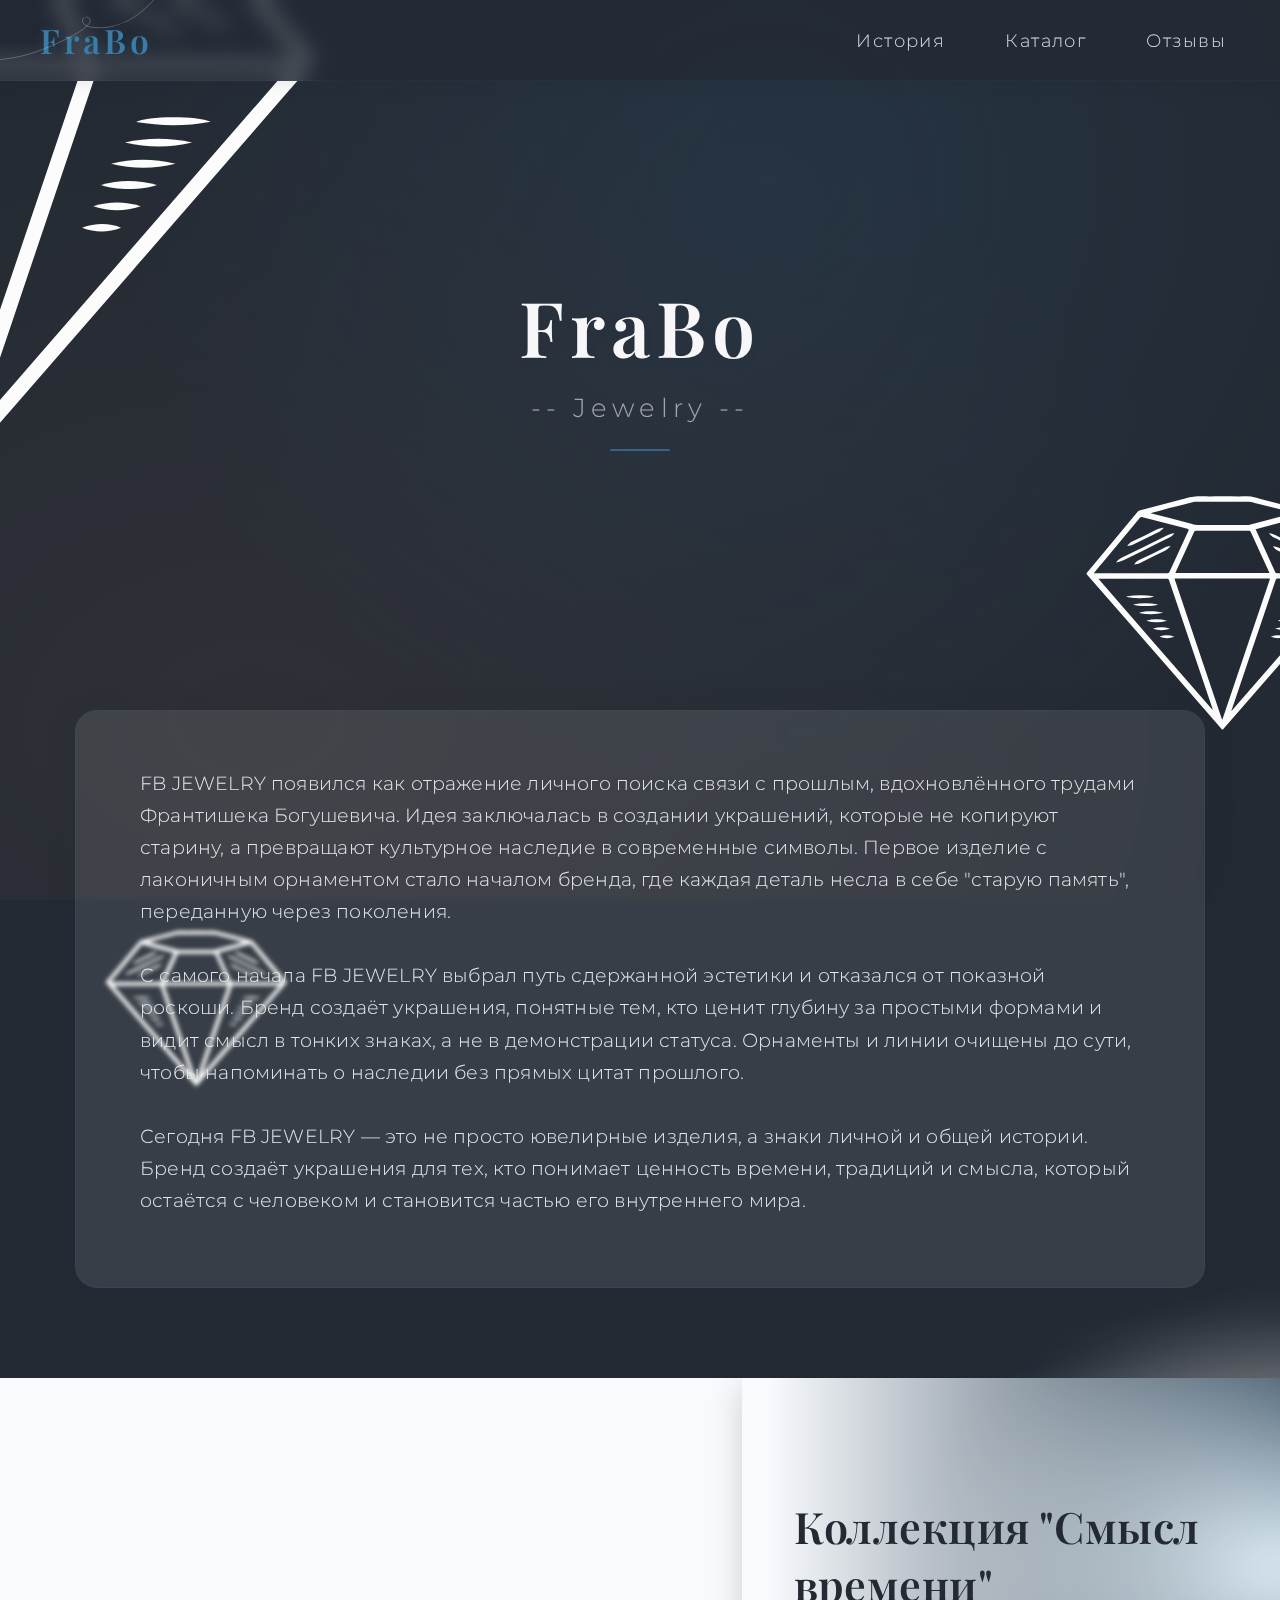
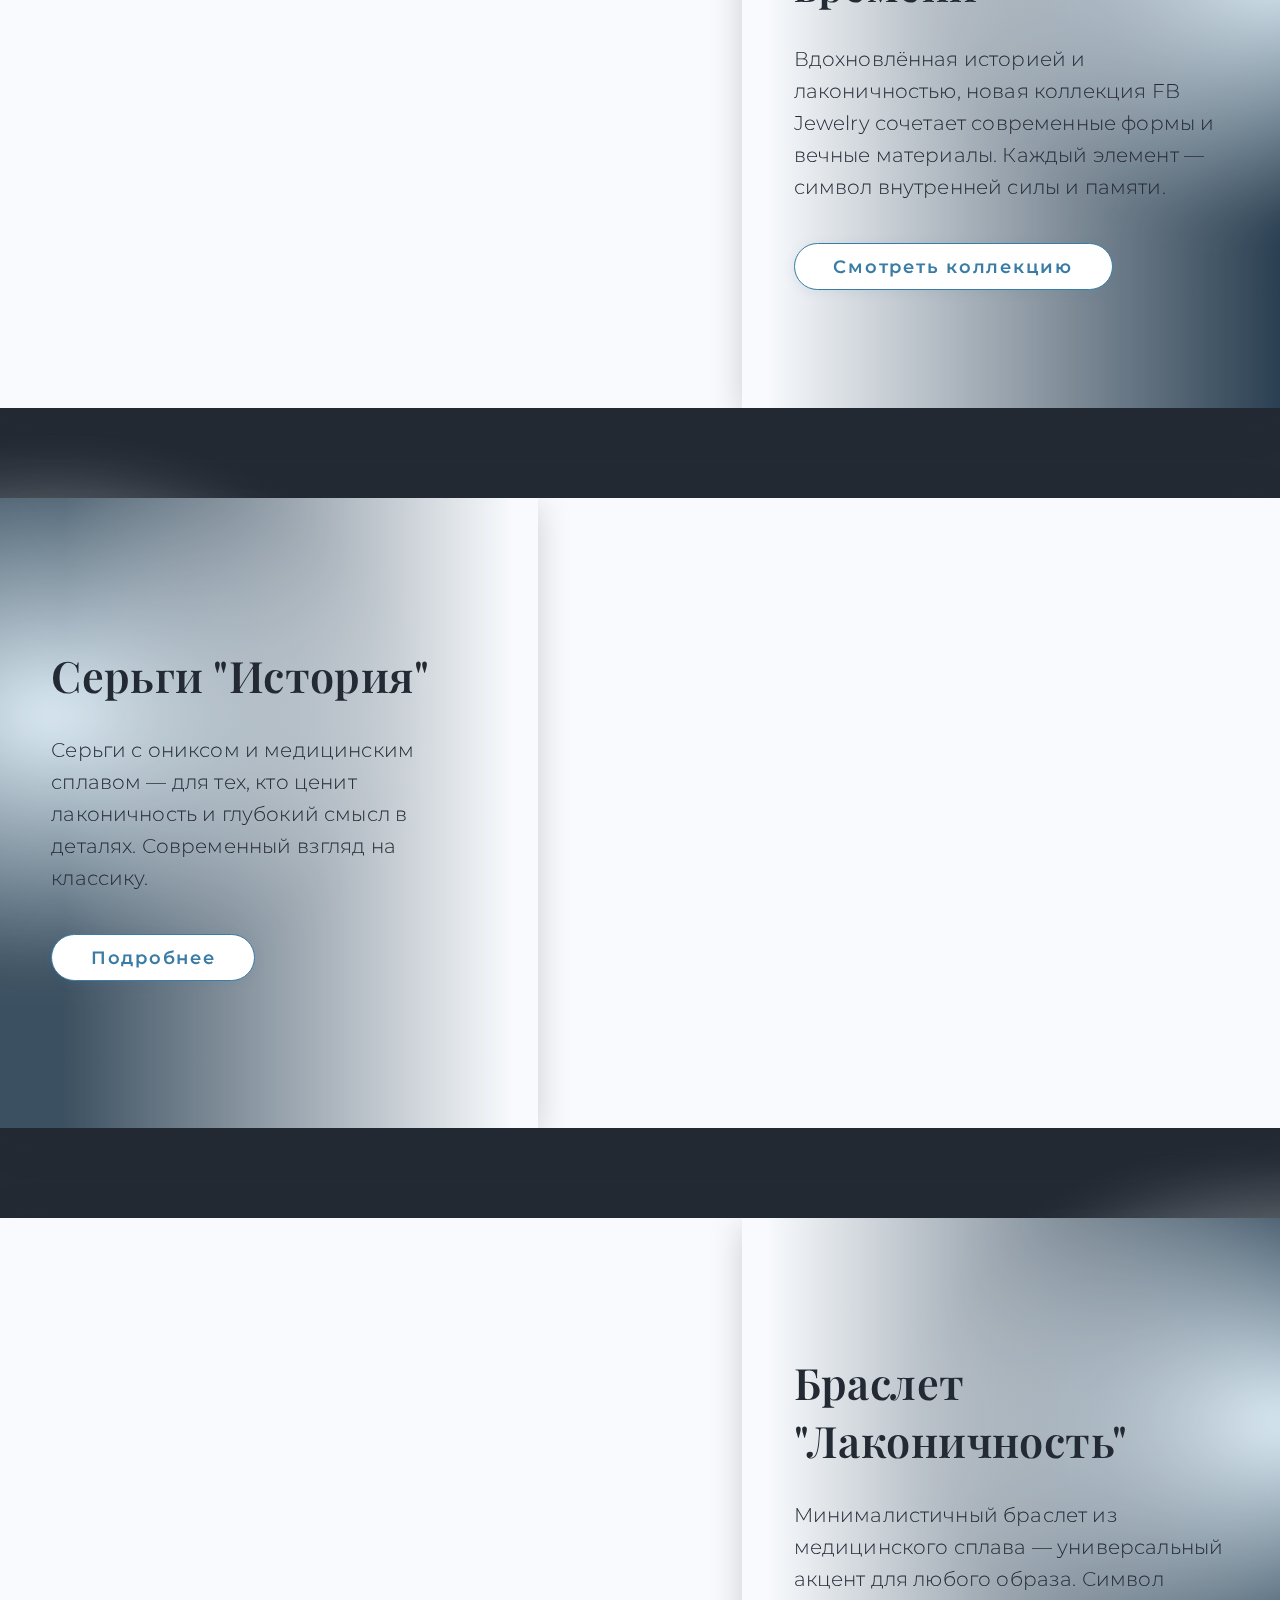
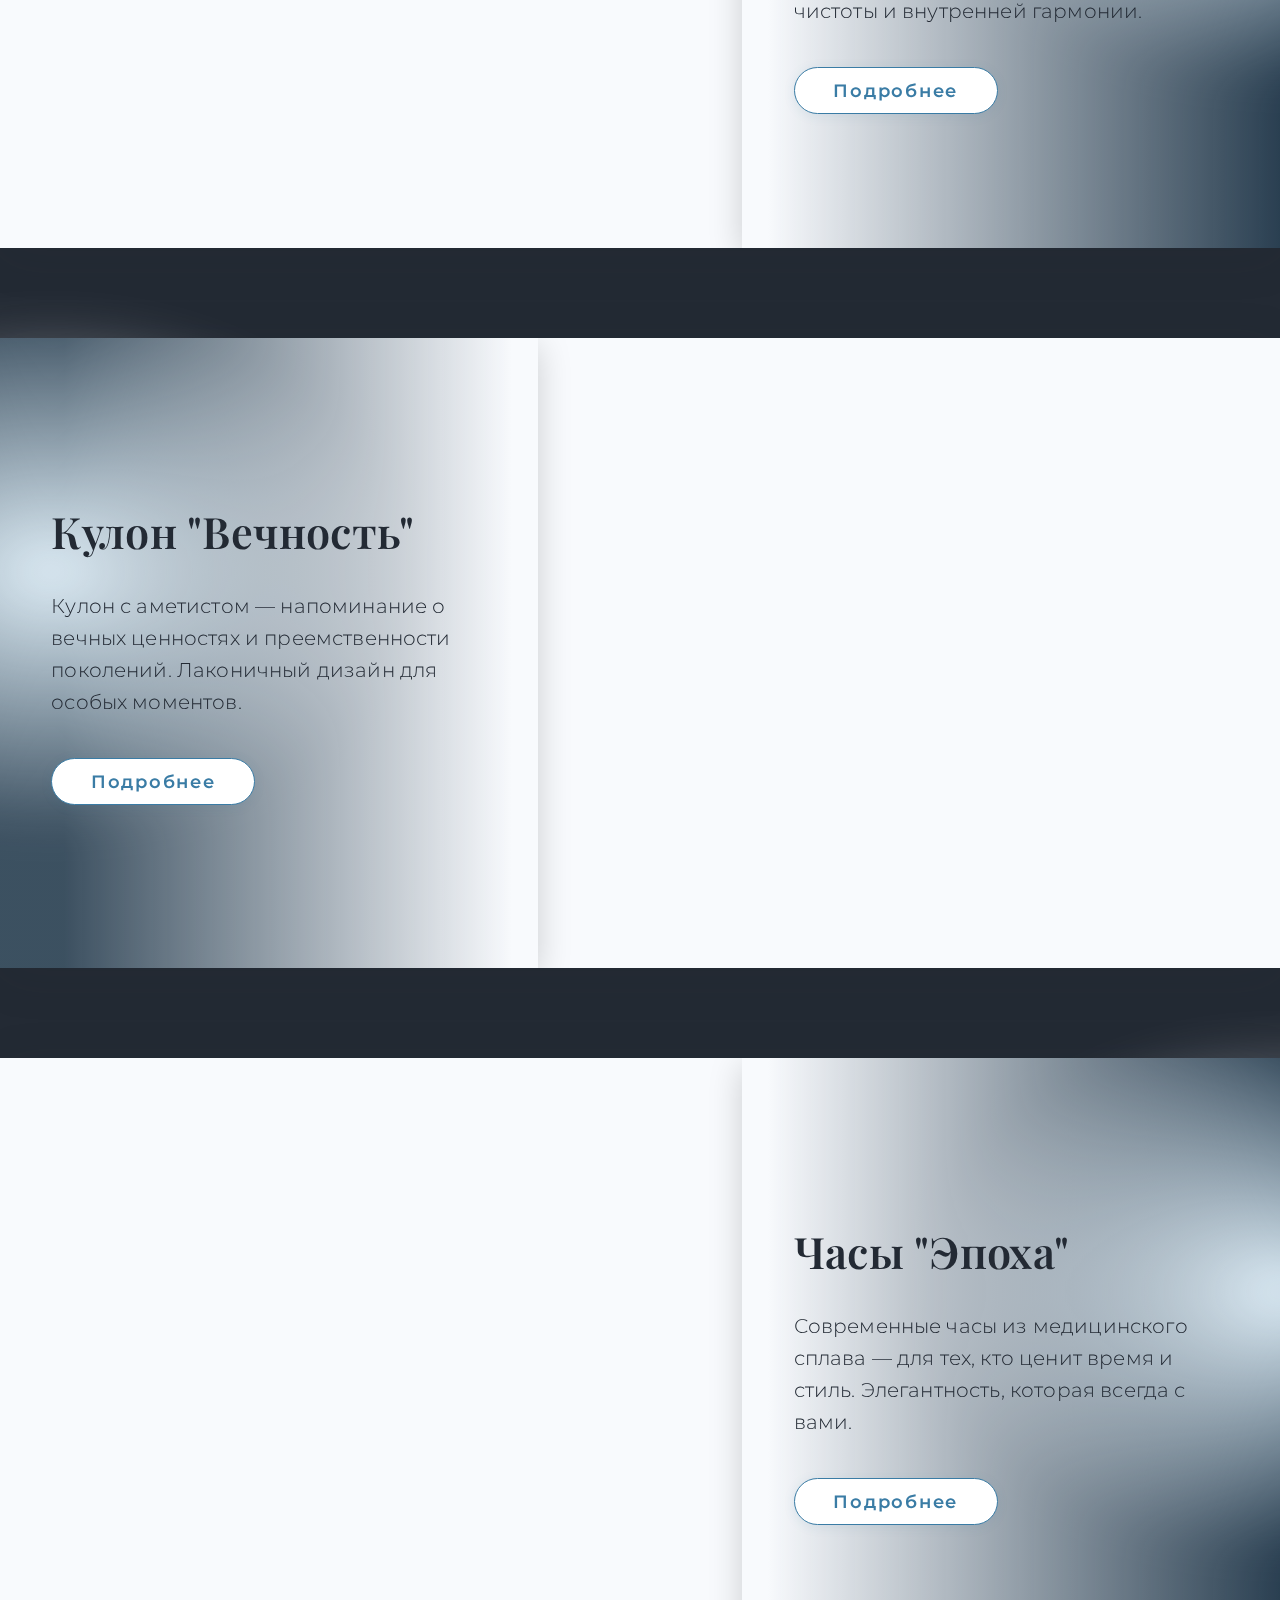
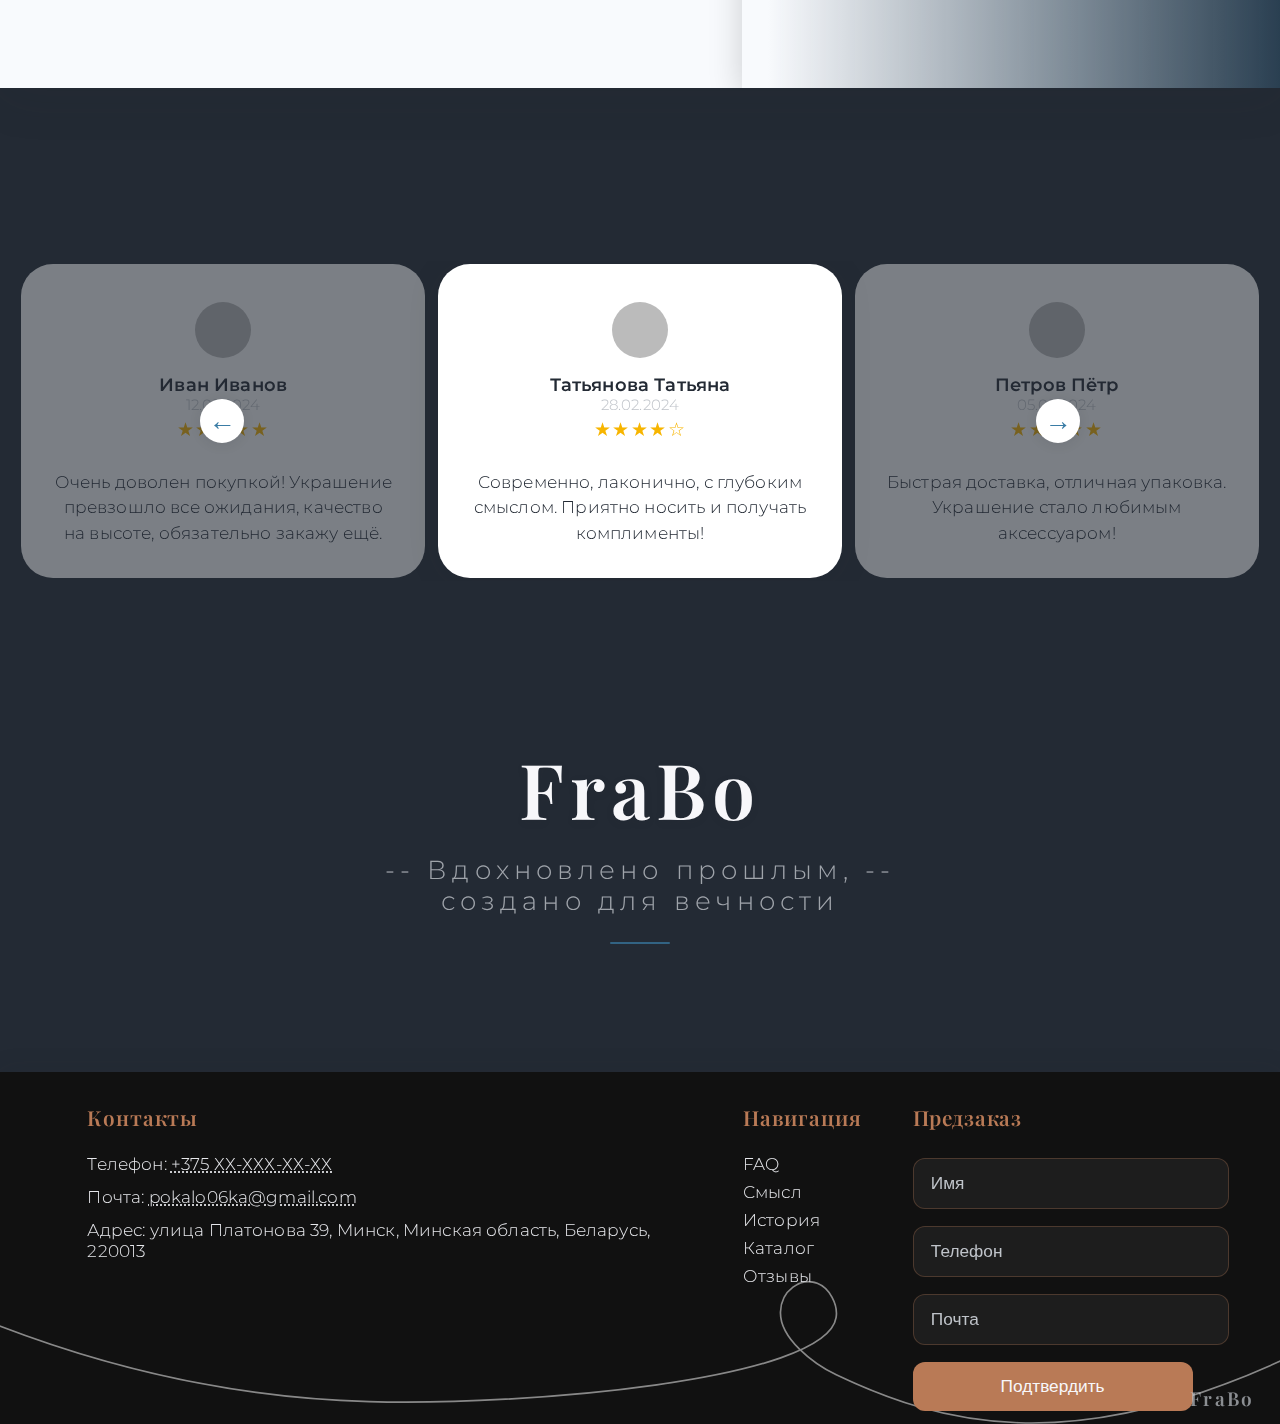
<file: frabo/site/index.html>
<!DOCTYPE html>
<html lang="ru">
<head>
  <title>FB Jewelry</title>
  <meta charset="utf-8">
  <link rel="stylesheet" href="css/styles.css">
  <link rel="icon" href="pics/favicon.svg" type="image/svg+xml">
  <meta name="viewport" content="width=device-width, initial-scale=1.0">
  <script src="js/script.js" defer></script>
</head>
<body>
  <header class="main-header">
    <img src="pics/STRING.svg" alt="FraBo logo" class="string-svg svg-header"/>
    <div class="header-inner">
      <div class="logo-area">
        <span class="logo-text">FraBo</span>
      </div>
      <nav class="main-nav" aria-label="Главное меню">
        <ul>
          <li><a href="#history">История</a></li>
          <li><a href="#catalog">Каталог</a></li>
          <li><a href="#reviews">Отзывы</a></li>
        </ul>
      </nav>
      <button class="burger" aria-label="Открыть меню" aria-controls="sidebar-menu" aria-expanded="false">
        <span class="burger-bar"></span>
        <span class="burger-bar"></span>
        <span class="burger-bar"></span>
      </button>
    </div>
    <nav class="sidebar-menu" id="sidebar-menu" aria-label="Боковое меню">
      <ul>
        <li><a href="#history">История</a></li>
        <li><a href="#catalog">Каталог</a></li>
        <li><a href="#reviews">Отзывы</a></li>
      </ul>
    </nav>
  </header>
  <img src="pics/LOGOsvgCRYSTALL.svg" alt="FraBo logo" class="brand-logo-svg logo-1"/>
  <img src="pics/LOGOsvgCRYSTALL.svg" alt="FraBo logo" class="brand-logo-svg logo-2"/>
  <img src="pics/LOGOsvgCRYSTALL.svg" alt="FraBo logo" class="brand-logo-svg logo-3"/>
  <section class="hero" id="meaning">
    <div class="centered_text">
      <div class="pulse_text">
        <h1>FraBo</h1>
        <p class="subtitle">-- Jewelry --</p>
      </div>
      <hr class="blue-divider" />
    </div>
  </section>
  <section class="section-block" id="history">
    <div class="history-card">
      <p>FB JEWELRY появился как отражение личного поиска связи с прошлым, вдохновлённого трудами Франтишека Богушевича. Идея заключалась в создании украшений, которые не копируют старину, а превращают культурное наследие в современные символы. Первое изделие с лаконичным орнаментом стало началом бренда, где каждая деталь несла в себе "старую память", переданную через поколения.</p>
      <p>С самого начала FB JEWELRY выбрал путь сдержанной эстетики и отказался от показной роскоши. Бренд создаёт украшения, понятные тем, кто ценит глубину за простыми формами и видит смысл в тонких знаках, а не в демонстрации статуса. Орнаменты и линии очищены до сути, чтобы напоминать о наследии без прямых цитат прошлого.</p>
      <p>Сегодня FB JEWELRY — это не просто ювелирные изделия, а знаки личной и общей истории. Бренд создаёт украшения для тех, кто понимает ценность времени, традиций и смысла, который остаётся с человеком и становится частью его внутреннего мира.</p>
    </div>
  </section>
  <section class="section-block details" id="catalog">
    <div class="catalog-showcase">
      <div class="catalog-promo product-bg-1">
        <div class="catalog-promo-img"></div>
        <div class="catalog-promo-info">
            <div class="text-highlight">
              <div class="catalog-promo-title">Коллекция "Смысл времени"</div>
              <div class="catalog-promo-desc">Вдохновлённая историей и лаконичностью, новая коллекция FB Jewelry сочетает современные формы и вечные материалы. Каждый элемент — символ внутренней силы и памяти.</div>
              <a href="#catalog" class="catalog-promo-link">Смотреть коллекцию</a>
            </div>
        </div>
      </div>
      <div class="catalog-promo product-bg-2">
        <div class="catalog-promo-info">
          <div class="text-highlight">
            <div class="catalog-promo-title">Серьги "История"</div>
            <div class="catalog-promo-desc">Серьги с ониксом и медицинским сплавом — для тех, кто ценит лаконичность и глубокий смысл в деталях. Современный взгляд на классику.</div>
            <a href="#catalog" class="catalog-promo-link">Подробнее</a>
          </div>
        </div>
        <div class="catalog-promo-img"></div>
      </div>
      <div class="catalog-promo product-bg-1">
        <div class="catalog-promo-img"></div>
        <div class="catalog-promo-info">
          <div class="text-highlight">
            <div class="catalog-promo-title">Браслет "Лаконичность"</div>
            <div class="catalog-promo-desc">Минималистичный браслет из медицинского сплава — универсальный акцент для любого образа. Символ чистоты и внутренней гармонии.</div>
            <a href="#catalog" class="catalog-promo-link">Подробнее</a>
          </div>
        </div>
      </div>
      <div class="catalog-promo product-bg-2">
        <div class="catalog-promo-info">
          <div class="text-highlight">
              <div class="catalog-promo-title">Кулон "Вечность"</div>
              <div class="catalog-promo-desc">Кулон с аметистом — напоминание о вечных ценностях и преемственности поколений. Лаконичный дизайн для особых моментов.</div>
              <a href="#catalog" class="catalog-promo-link">Подробнее</a>
          </div>
        </div>
        <div class="catalog-promo-img"></div>
      </div>
      <div class="catalog-promo product-bg-1">
        <div class="catalog-promo-img"></div>
        <div class="catalog-promo-info">
          <div class="text-highlight">
            <div class="catalog-promo-title">Часы "Эпоха"</div>
            <div class="catalog-promo-desc">Современные часы из медицинского сплава — для тех, кто ценит время и стиль. Элегантность, которая всегда с вами.</div>
            <a href="#catalog" class="catalog-promo-link">Подробнее</a>
          </div>
        </div>
      </div>
    </div> 
  </section>
  <section class="section-block reviews-block" id="reviews">
    <div class="reviews-slider">
      <button class="slider-arrow slider-arrow-left" aria-label="Предыдущий отзыв">&#8592;</button>
      <div class="reviews-slider-track">
        <div class="review-card">
          <div class="review-avatar"></div>
          <div class="review-info">
            <div class="review-name">Иван Иванов</div>
            <div class="review-date">12.03.2024</div>
            <div class="review-stars">★★★★★</div>
          </div>
          <div class="review-text">Очень доволен покупкой! Украшение превзошло все ожидания, качество на высоте, обязательно закажу ещё.</div>
        </div>
        <div class="review-card">
          <div class="review-avatar"></div>
          <div class="review-info">
            <div class="review-name">Татьянова Татьяна</div>
            <div class="review-date">28.02.2024</div>
            <div class="review-stars">★★★★☆</div>
          </div>
          <div class="review-text">Современно, лаконично, с глубоким смыслом. Приятно носить и получать комплименты!</div>
        </div>
        <div class="review-card">
          <div class="review-avatar"></div>
          <div class="review-info">
            <div class="review-name">Петров Пётр</div>
            <div class="review-date">05.03.2024</div>
            <div class="review-stars">★★★★★</div>
          </div>
          <div class="review-text">Быстрая доставка, отличная упаковка. Украшение стало любимым аксессуаром!</div>
        </div>
      </div>
      <button class="slider-arrow slider-arrow-right" aria-label="Следующий отзыв">&#8594;</button>
      <div class="slider-gradient slider-gradient-left"></div>
      <div class="slider-gradient slider-gradient-right"></div>
    </div>
  </section>
  <section class="section-block details" id="meaning">
    <div class="centered_text">
      <div class="pulse_text">
        <h1>FraBo</h1>
        <p class="subtitle">-- Вдохновлено прошлым, --<br>создано для вечности</p>
      </div>
      <hr class="blue-divider" />
    </div>
  </section>
  <footer class="main-footer">
    <img src="pics/STRING.svg" alt="FraBo logo" class="string-svg svg-footer"/>
    <div class="footer-content">
      <div class="footer-contacts">
        <div class="footer-title">Контакты</div>
        <div class="footer-contact-item">Телефон: <a href="tel:+375XXXXXXXXX">+375 ХХ-ХХХ-ХХ-ХХ</a></div>
        <div class="footer-contact-item">Почта: <a href="mailto:pokalo06ka@gmail.com">pokalo06ka@gmail.com</a></div>
        <div class="footer-contact-item">Адрес: улица Платонова 39, Минск, Минская область, Беларусь, 220013</div>
      </div>
      <div class="footer-links">
        <div class="footer-title">Навигация</div>
        <ul>
          <li><a href="#faq">FAQ</a></li>
          <li><a href="#meaning">Смысл</a></li>
          <li><a href="#history">История</a></li>
          <li><a href="#catalog">Каталог</a></li>
          <li><a href="#reviews">Отзывы</a></li>
        </ul>
      </div>
      <div class="footer-preorder">
        <div class="footer-title">Предзаказ</div>
        <form class="preorder-form" action="#" method="post">
          <input type="text" name="name" placeholder="Имя" required>
          <input type="tel" name="phone" placeholder="Телефон" required>
          <input type="email" name="email" placeholder="Почта" required>
          <button type="submit">Подтвердить</button>
        </form>
      </div>
    </div>
    <div class="footer-brand">
      <span class="footer-logo">FraBo</span>
    </div>
  </footer>
</body>
</html>
</file>
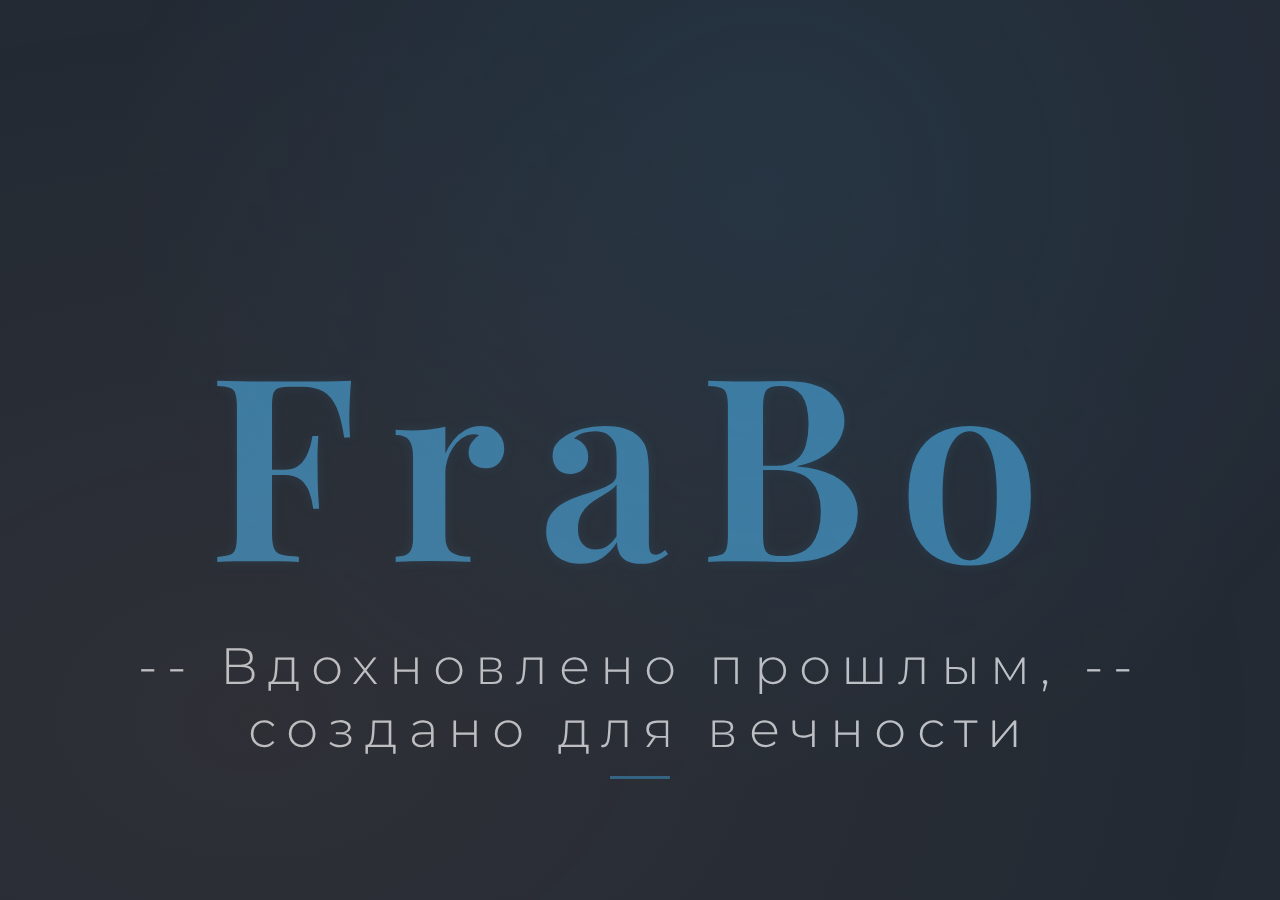
<file: frabo/site/example/index.html>
<!DOCTYPE html>
<html lang="ru">
<head>
  <meta charset="UTF-8">
  <meta name="viewport" content="width=device-width, initial-scale=1.0">
  <title>Example F</title>
  <style>
    body{
        background: #232a34;
        position: relative;
    }
    body::before{
        content: '';
        position: fixed;
        z-index: 0;
        top: 0; left: 0; right: 0; bottom: 0;
        pointer-events: none;
        --blue-x: 60%;
        --blue-y: 20%;
        --copper-x: 20%;
        --copper-y: 80%;
        background: radial-gradient(ellipse at var(--blue-x) var(--blue-y), rgba(58,124,165,0.13) 0%, rgba(35,42,52,0.0) 60%),
                    radial-gradient(ellipse at var(--copper-x) var(--copper-y), rgba(185,122,86,0.08) 0%, rgba(35,42,52,0.0) 70%);
        transition: background 0.2s;
    }

    @font-face {
      font-family: 'Playfair Display';
      src: url('../fonts/Playfair_Display/static/PlayfairDisplay-SemiBold.ttf') format('truetype');
      font-weight: 600;
    }
    
@font-face {
  font-family: 'Montserrat';
  src: url('../fonts/Montserrat/static/Montserrat-Light.ttf') format('truetype');
  font-weight: 300;
}
    body {
      margin: 0;
      display: flex;
      align-items: center;
      justify-content: center;
      height: 100vh;
    }
    body > div {
      display: flex;
      flex-direction: column;
      align-items: center;
      text-align: center;
      gap: 0.5em;
    }
    .logo-text {
      font-family: 'Playfair Display', serif;
      font-weight: 700;
      font-size: 20vw;
      color: #3a7ca5;
      letter-spacing: 0.12em;
      text-shadow: 0 0 12px rgba(58,124,165,0.18);
      margin-bottom: 0em;
      user-select: none;
    }
    .subtitle {
      font-family: 'Montserrat', Arial, sans-serif;
      font-weight: 400;
      font-size: 4vw;
      color: #bfc3c9;
      letter-spacing: 0.2em;
      margin: 0;
    }
    .blue-divider {
      border: none;
      border-top: 3px solid #3a7ca5;
      width: 60px;
      opacity: 0.7;
    }
  </style>
</head>
<body>
    <div>
        <h1 class="logo-text">FraBo</h1>
        <p class="subtitle">-- Вдохновлено прошлым, --<br>создано для вечности</p>
        <hr class="blue-divider"/>
      </div>
</body>
</html>
</file>
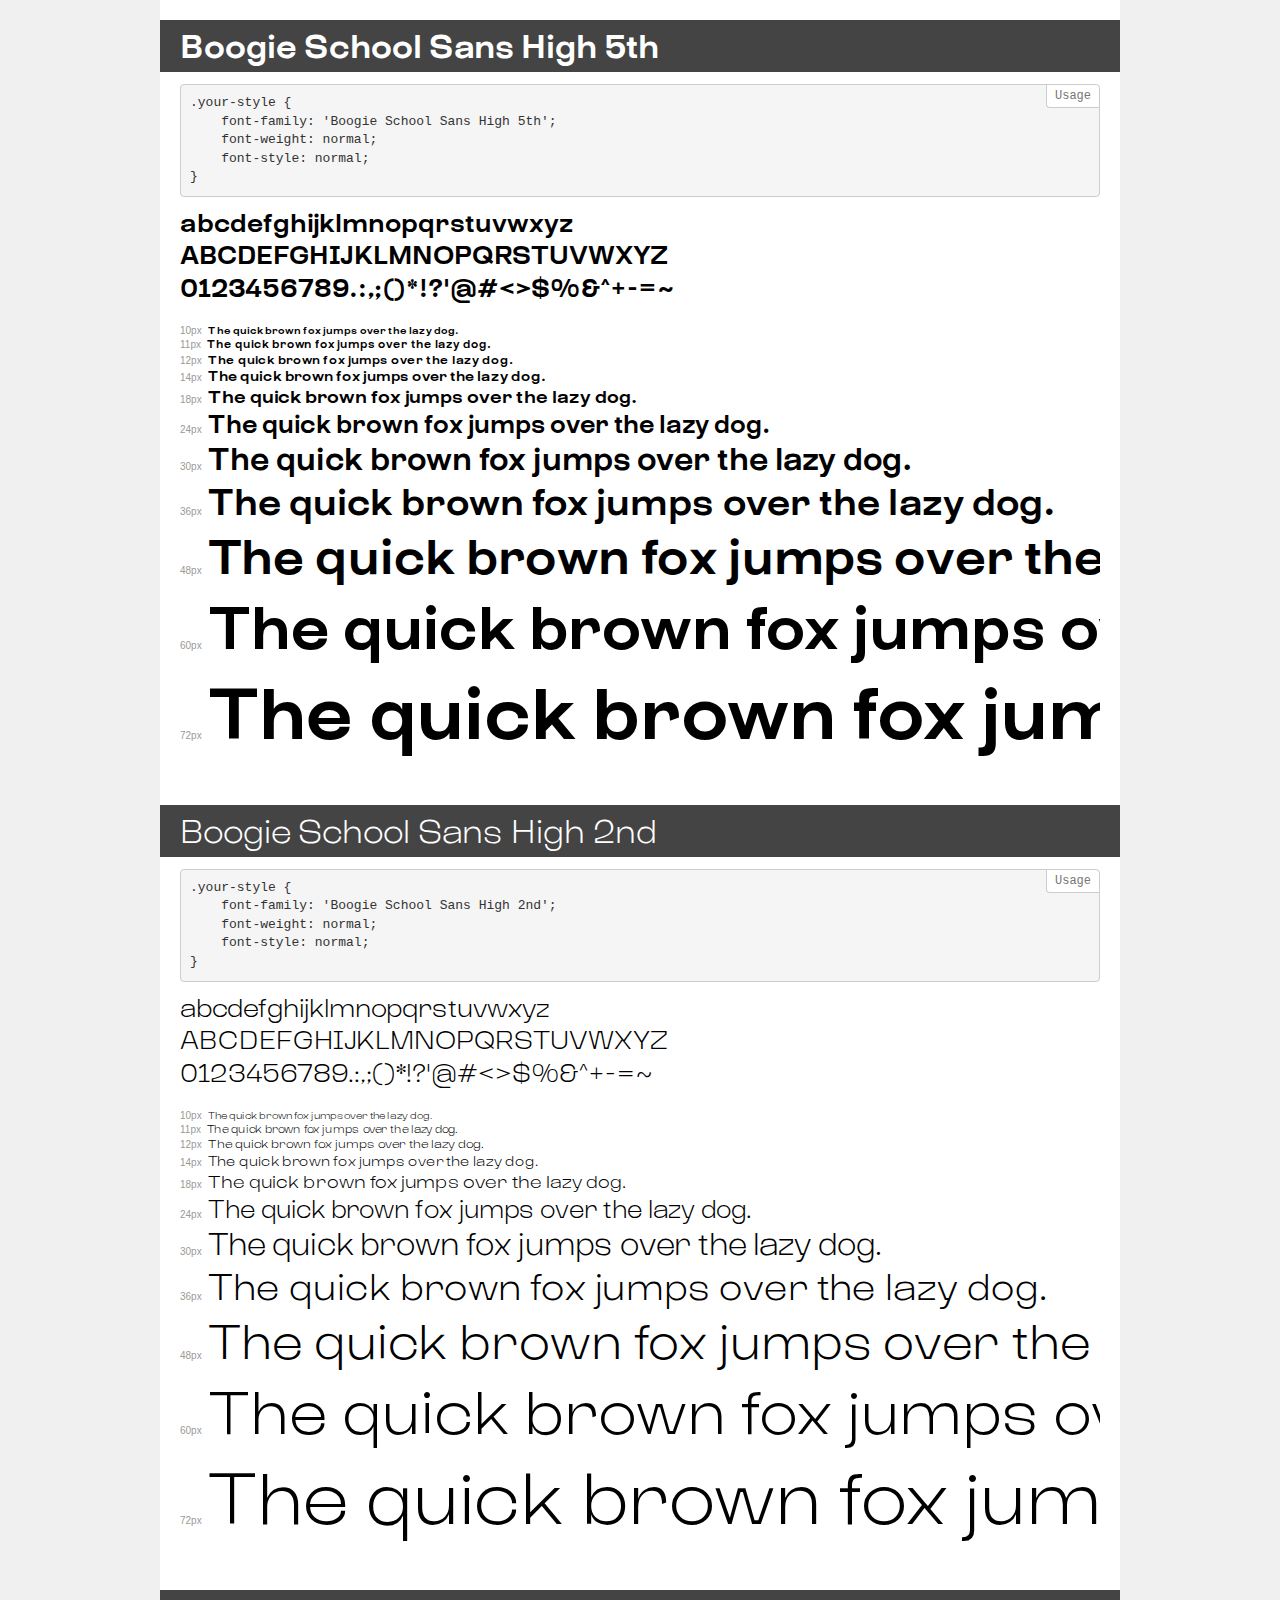
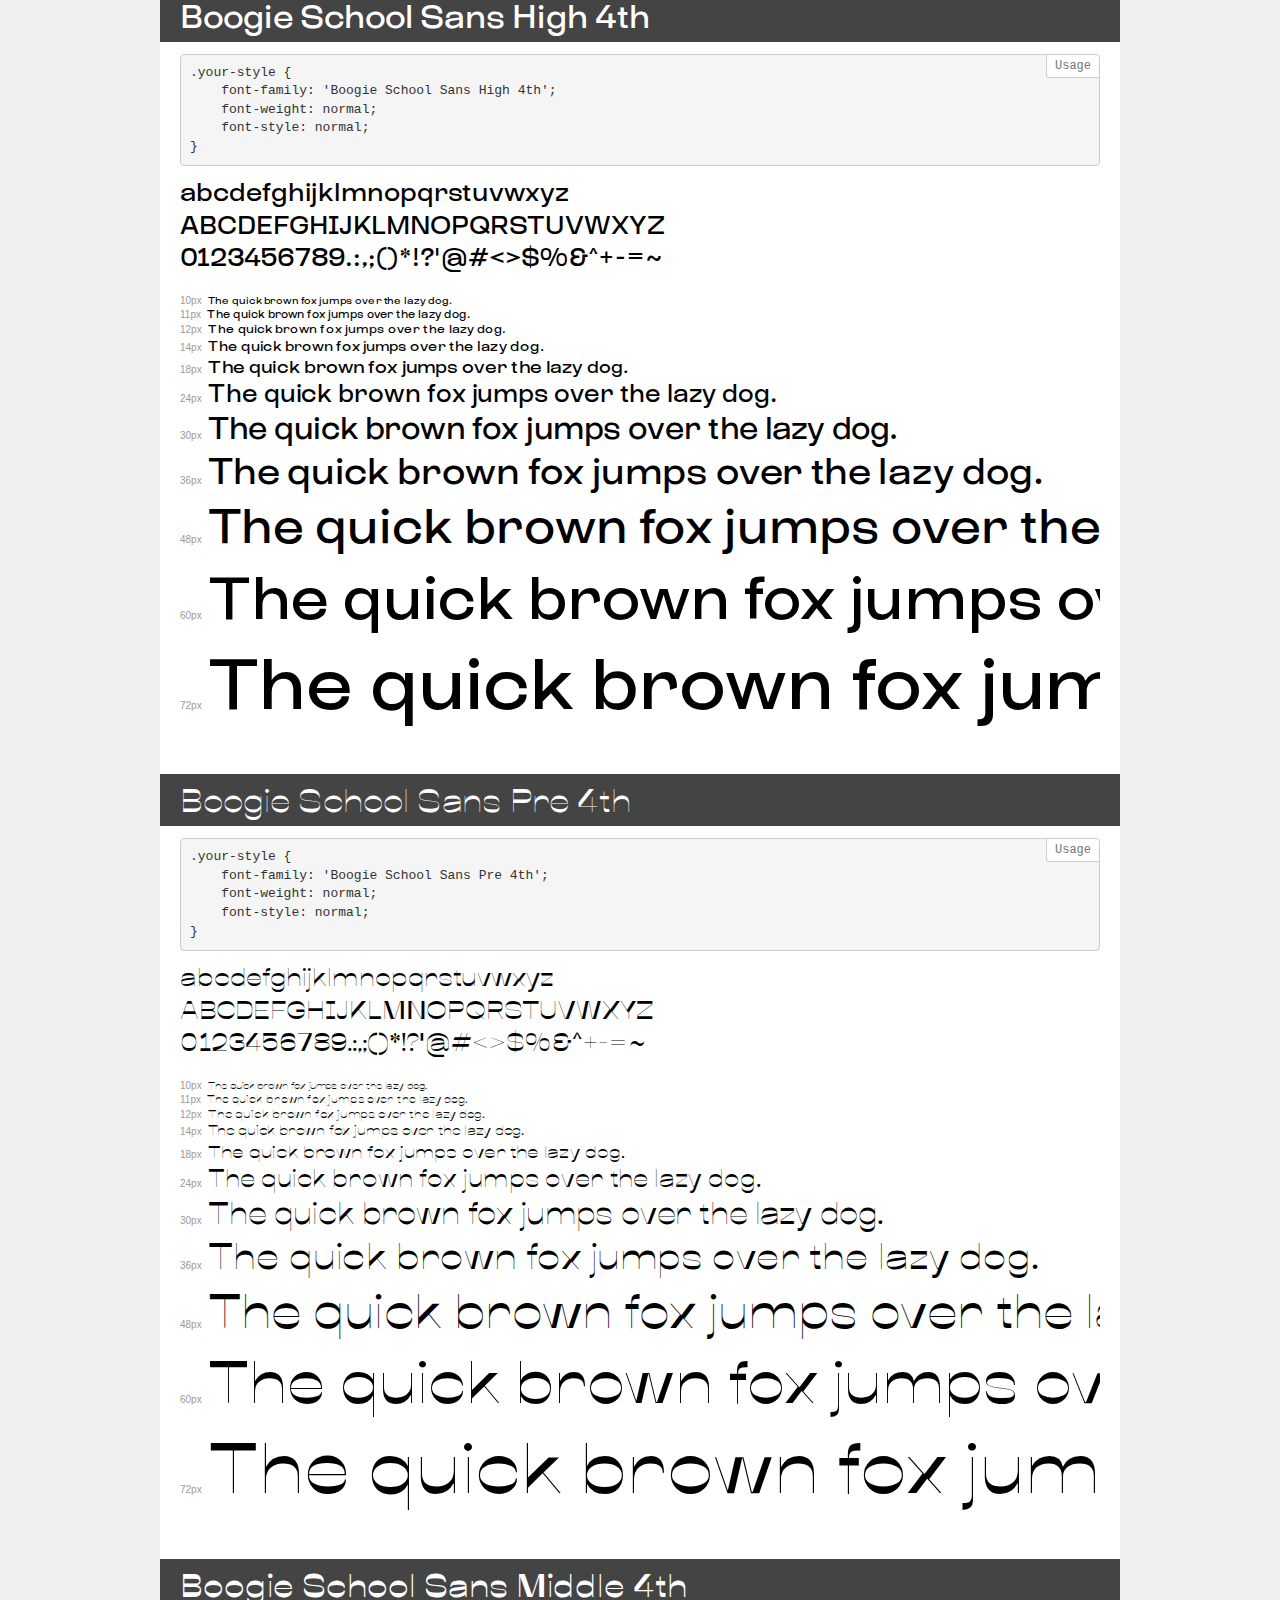
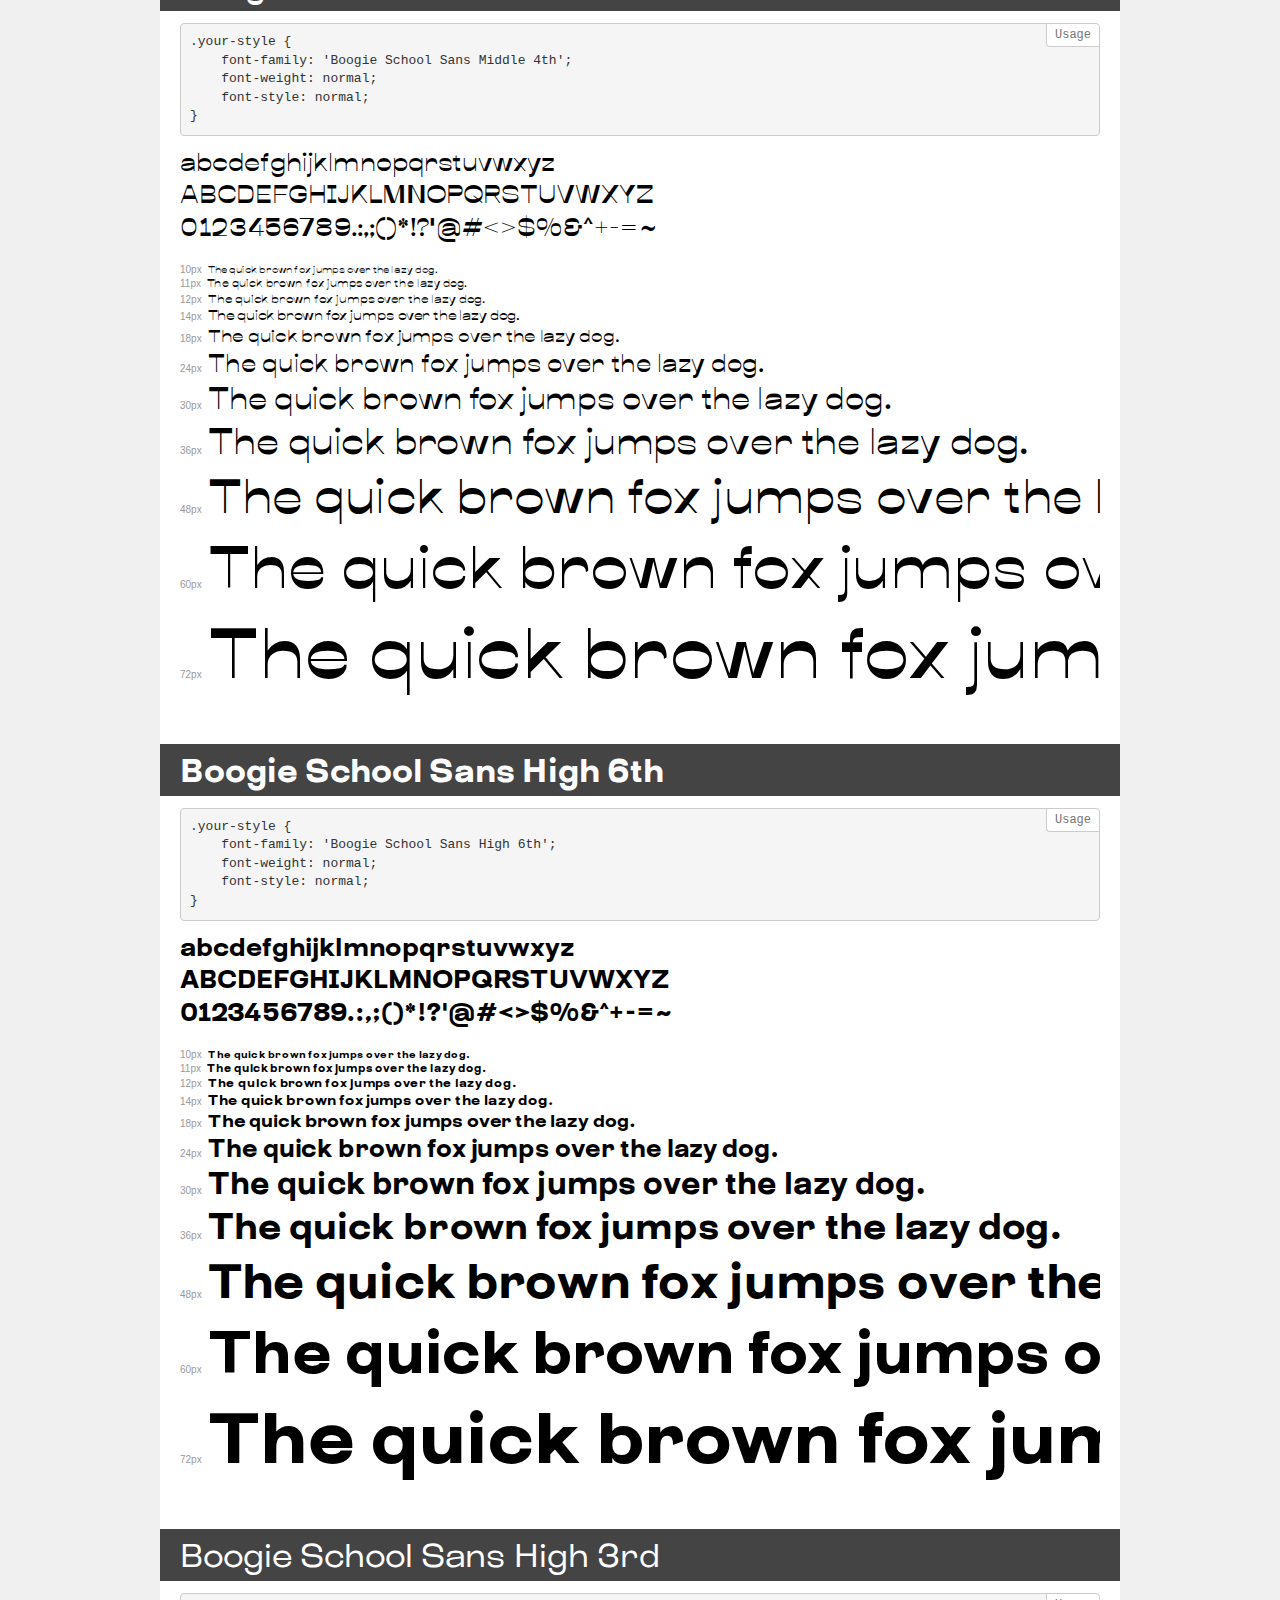
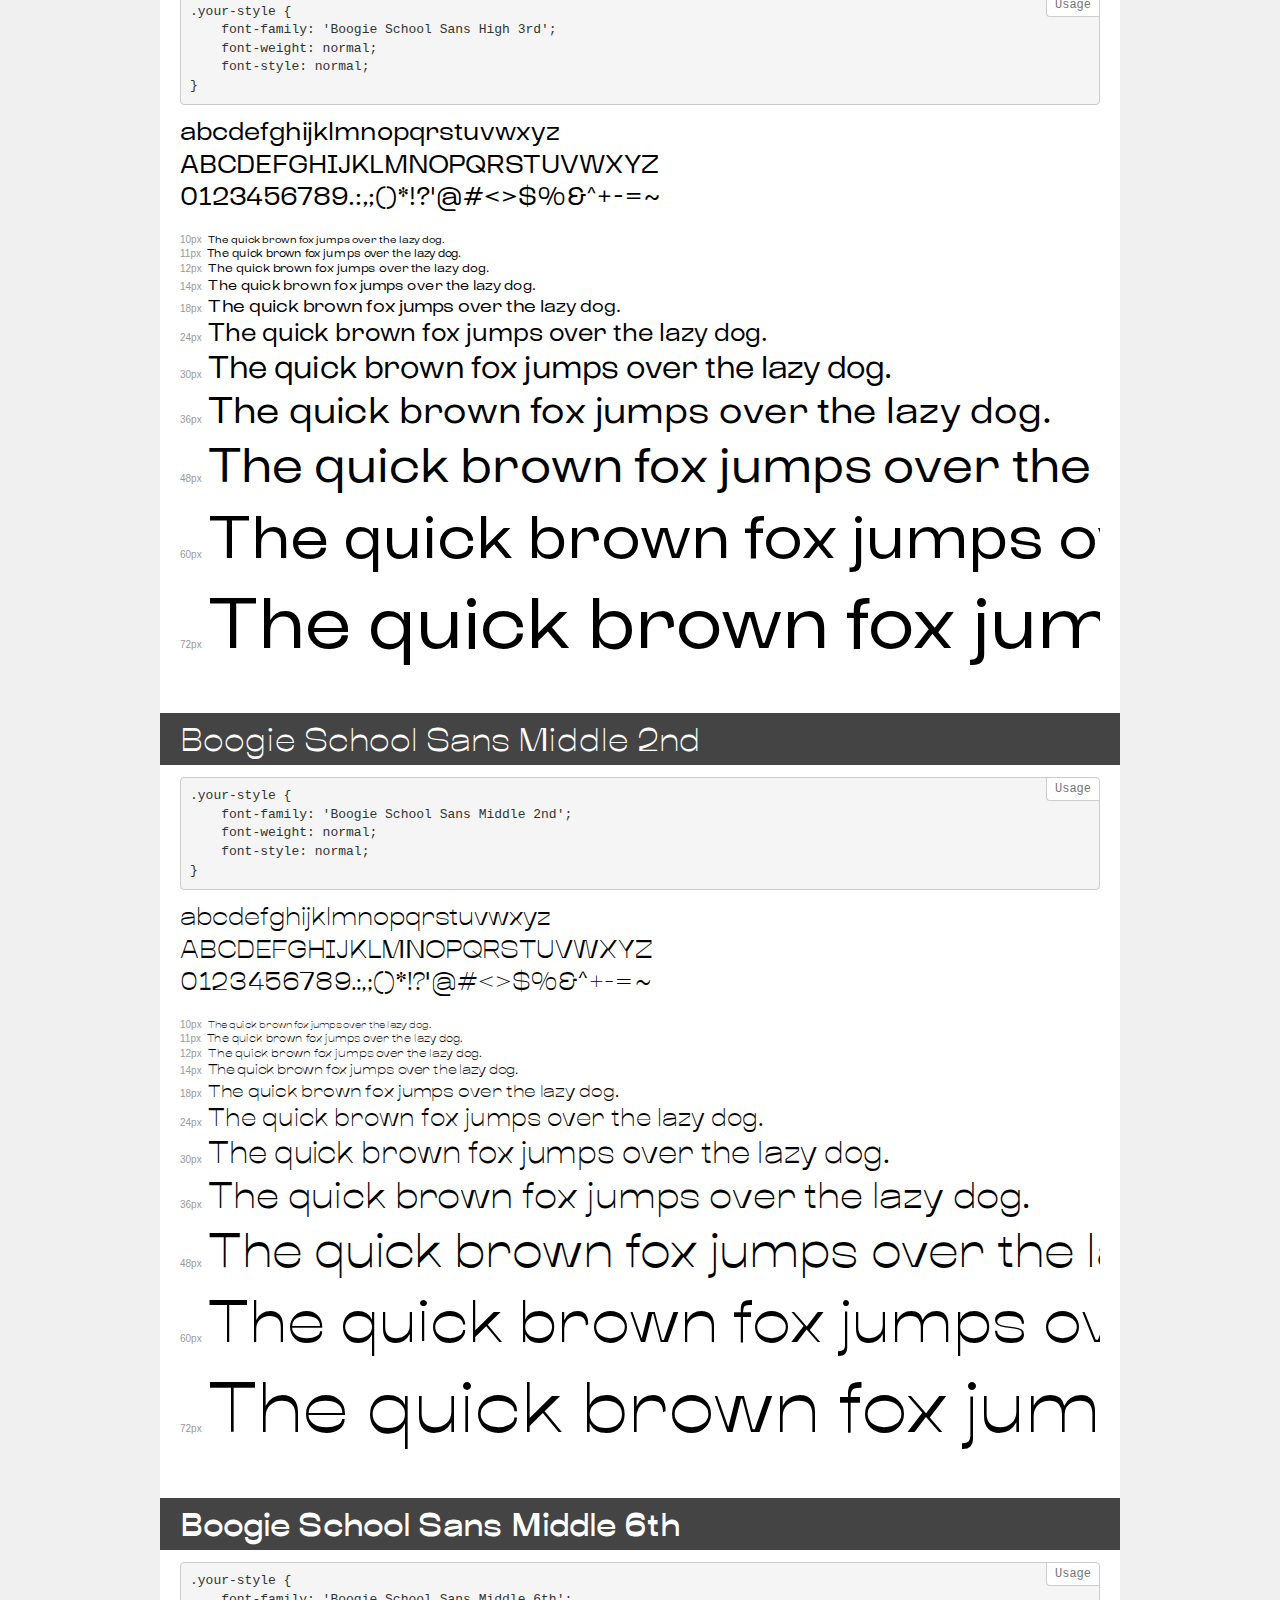
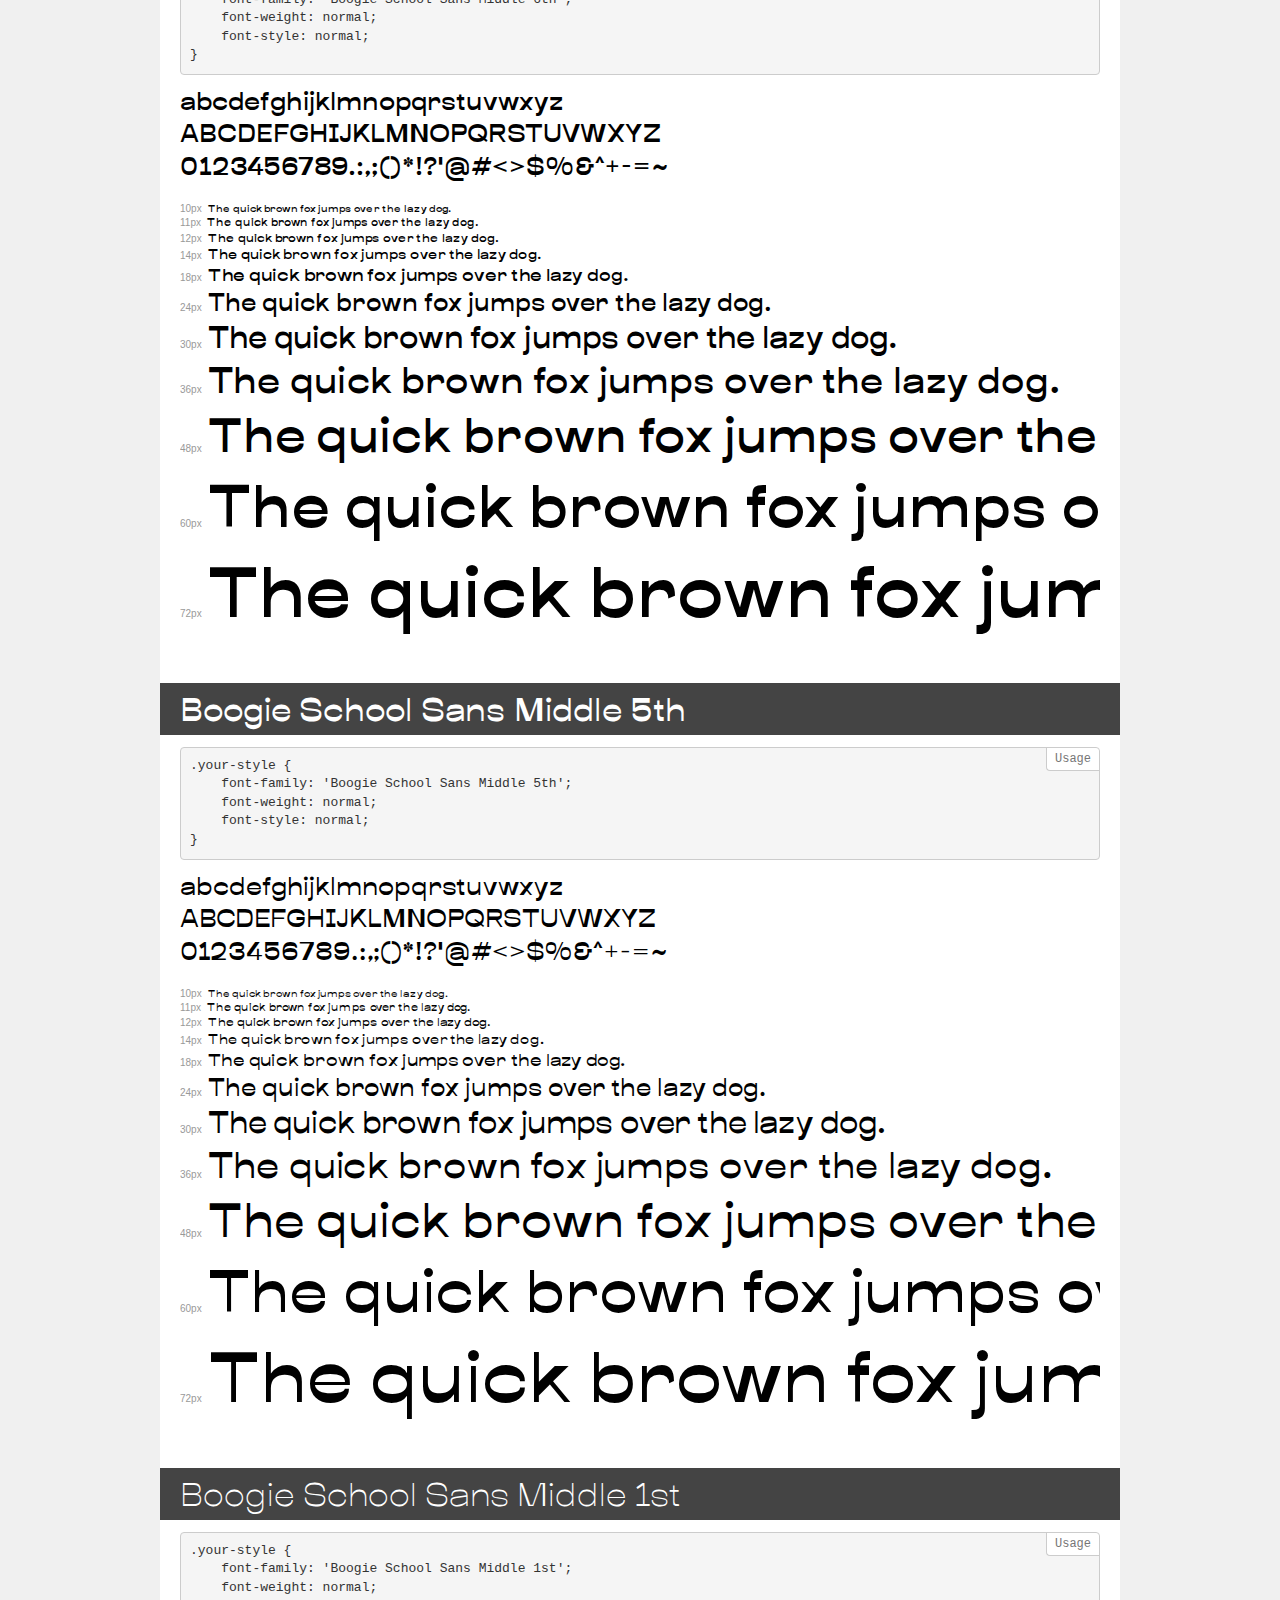
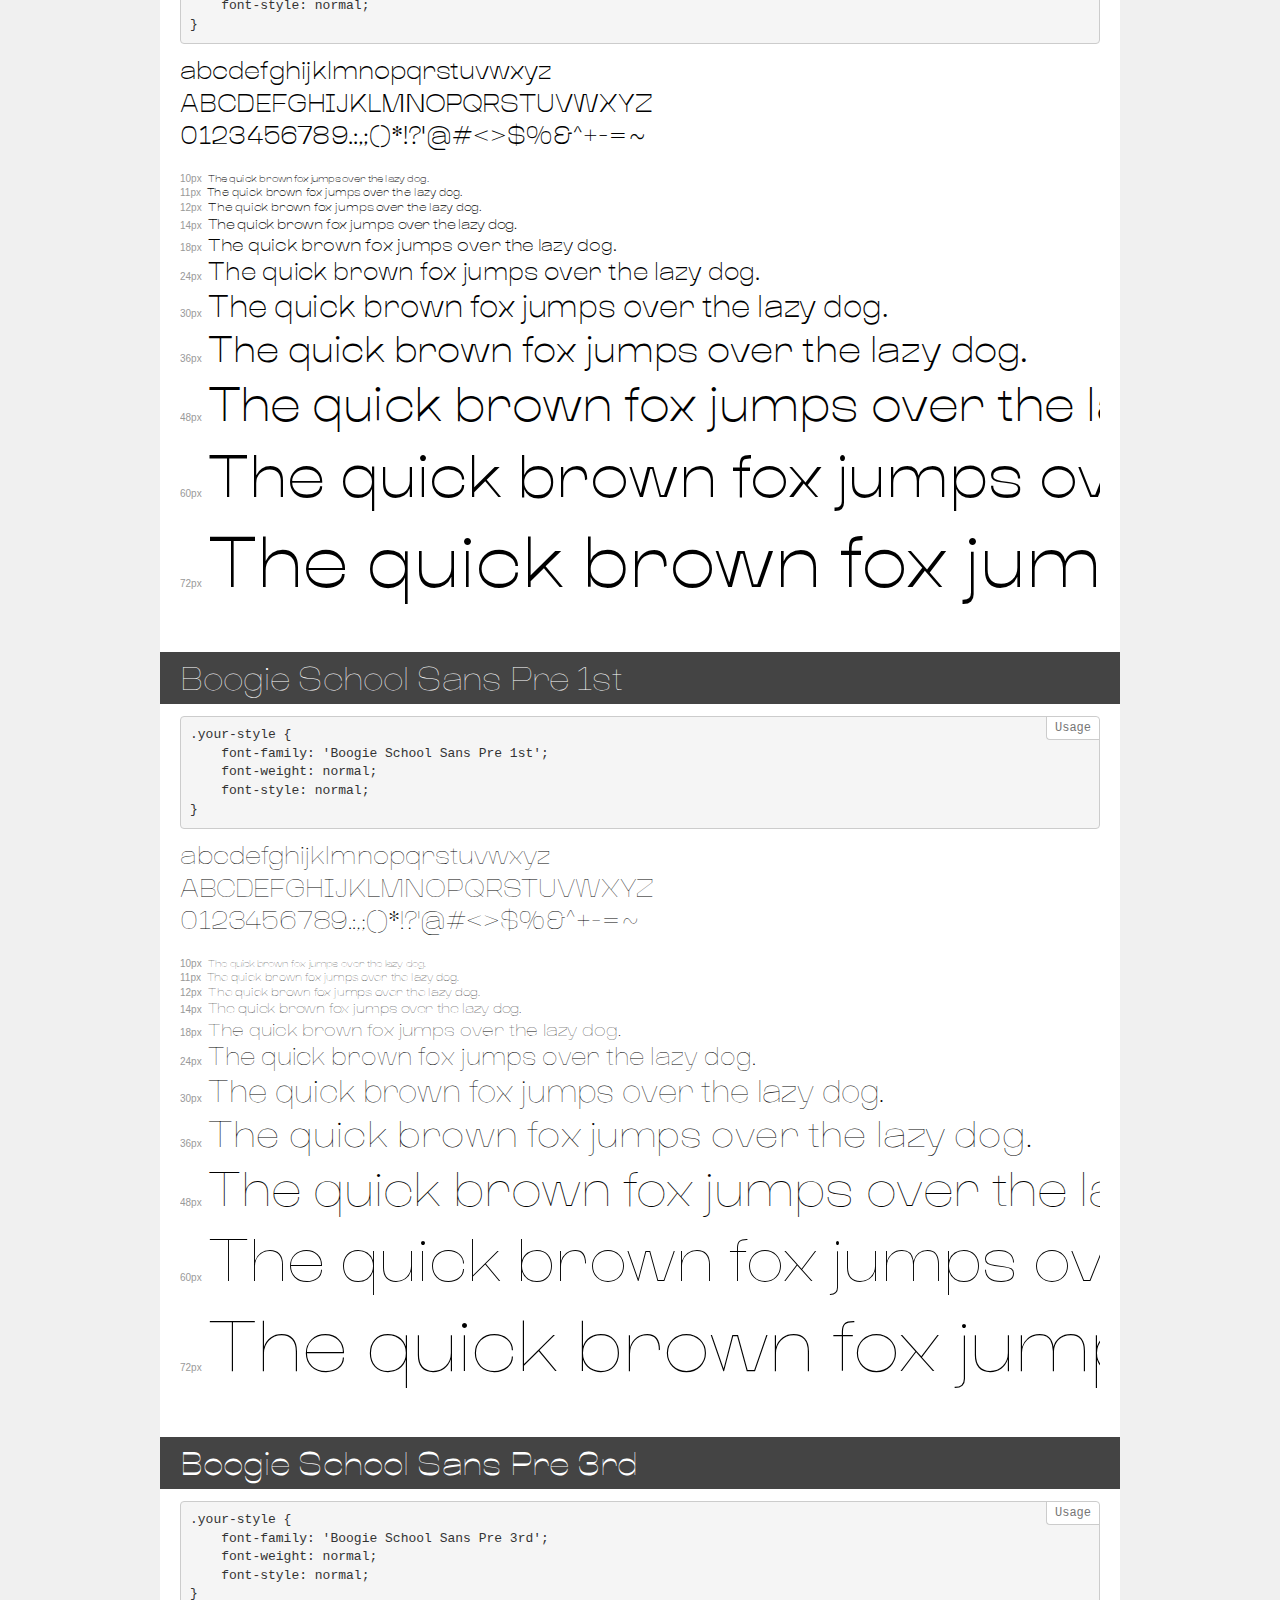
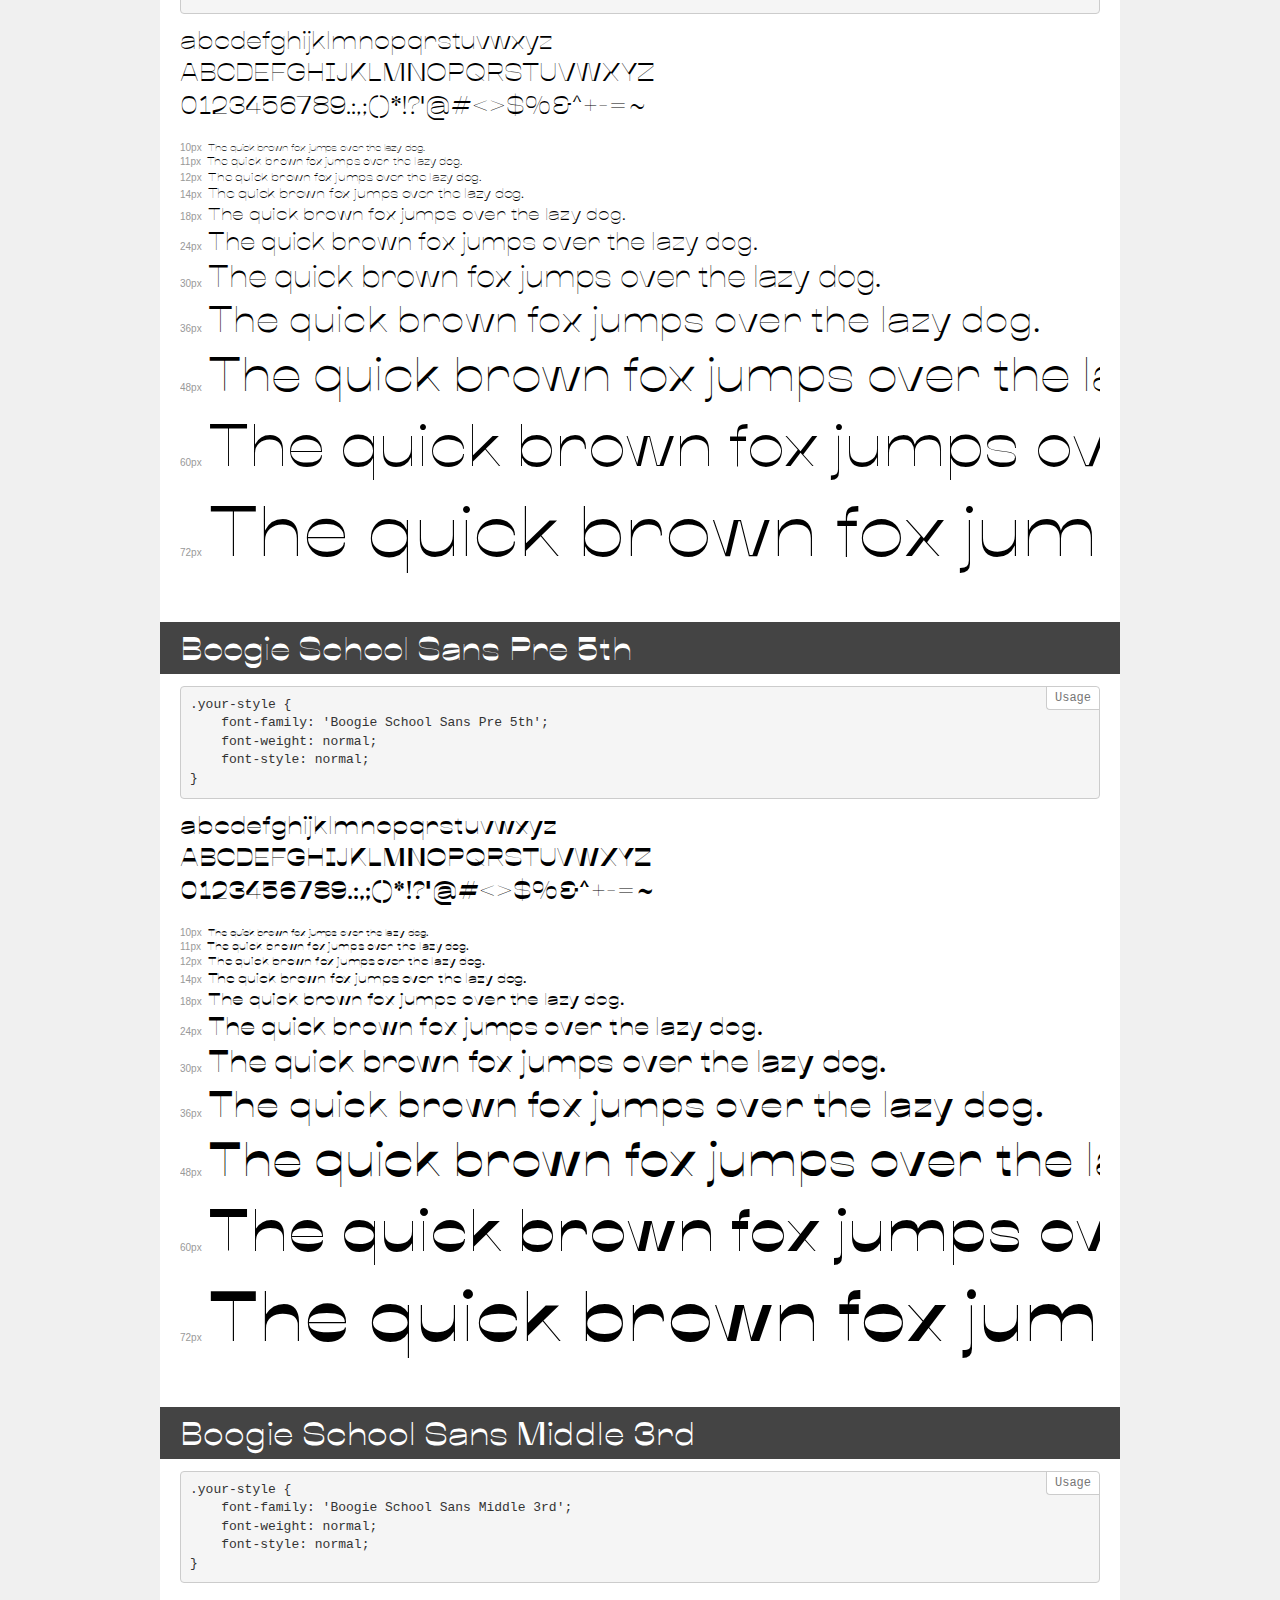
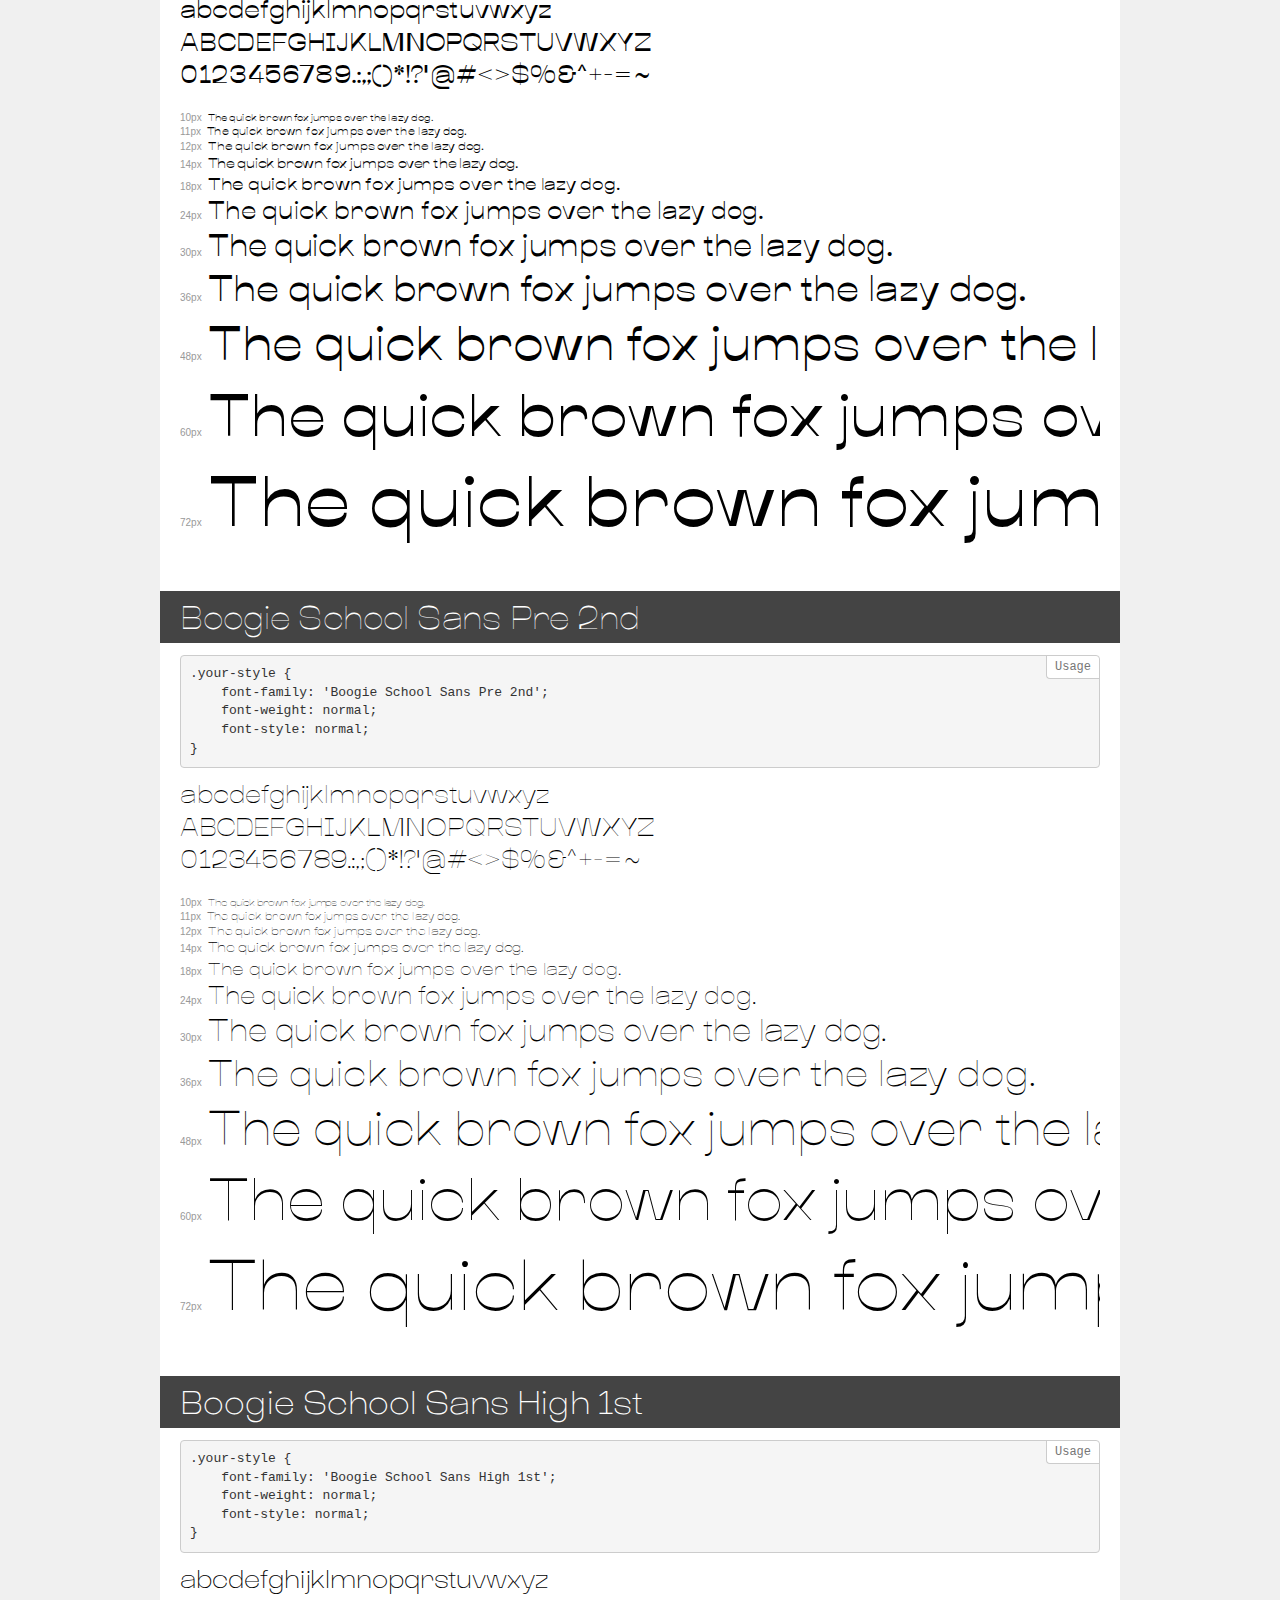
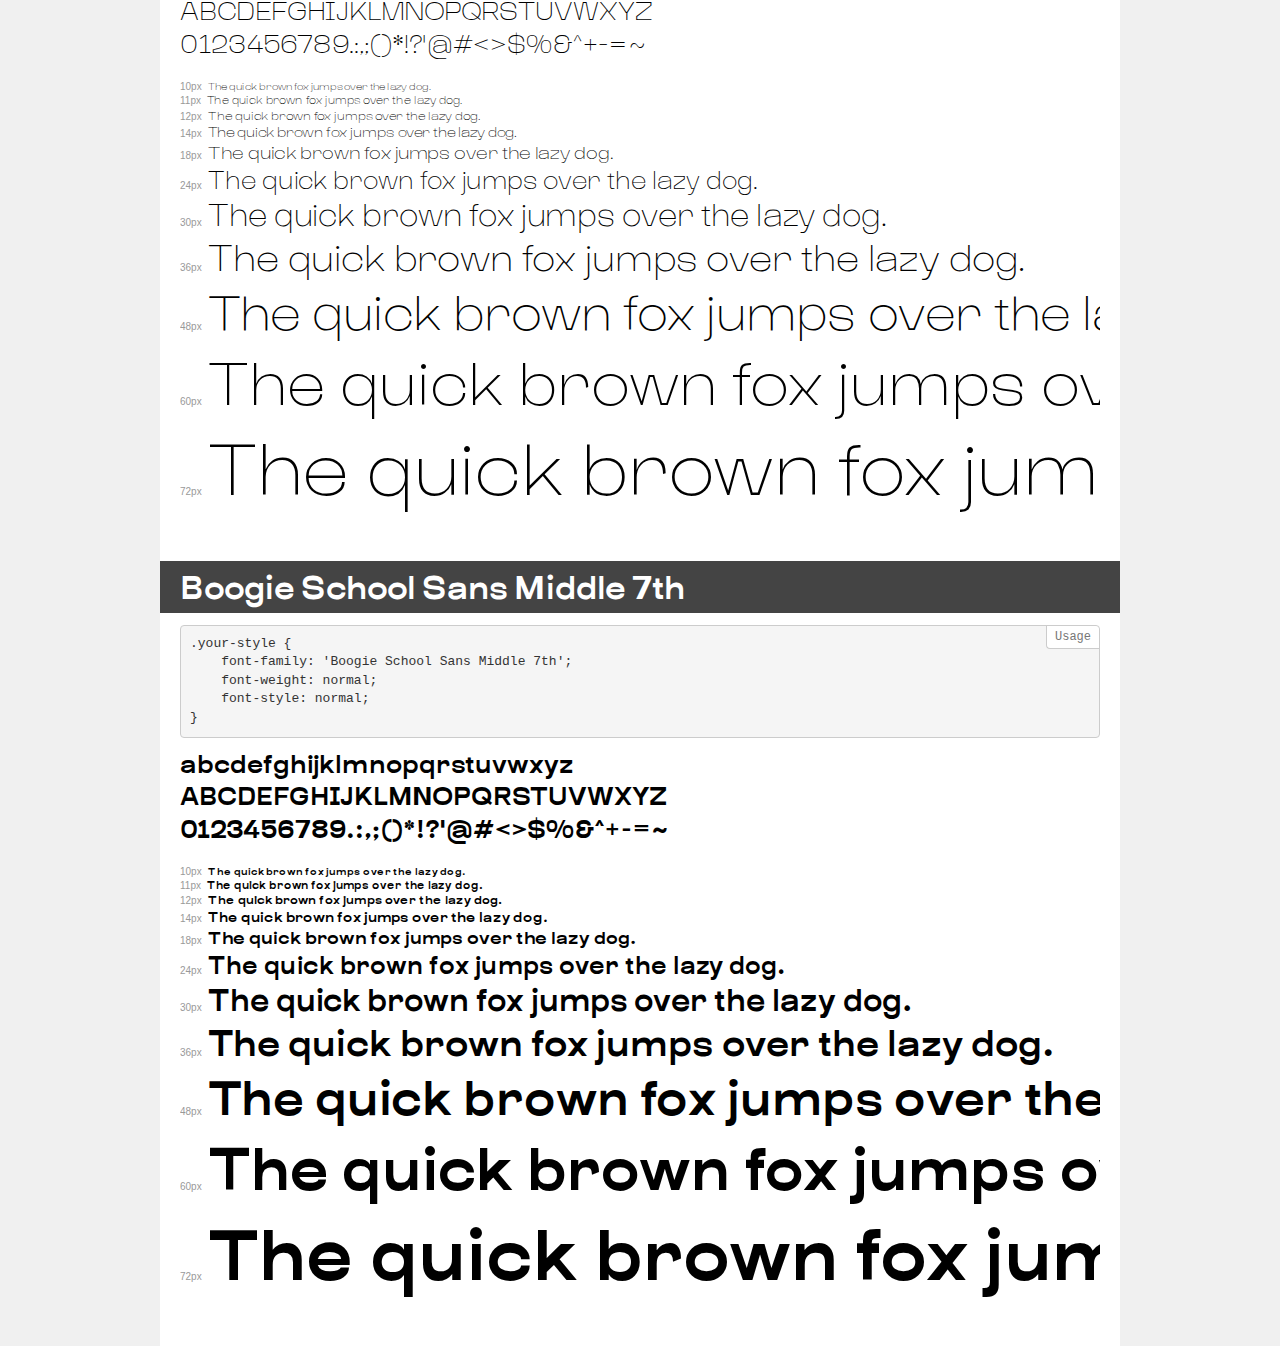
<file: site/frontend/dohop/fonts/BoogieSchoolSans/demo.html>
<!DOCTYPE html>
<html lang="en">
<head>
    <meta charset="utf-8">
    <meta http-equiv="X-UA-Compatible" content="IE=edge">
    <meta name="viewport" content="width=device-width, initial-scale=1">
    <meta name="robots" content="noindex, noarchive">
    <meta name="format-detection" content="telephone=no">
    <title>Transfonter demo</title>
    <link href="stylesheet.css" rel="stylesheet">
    <style>
        /*
        http://meyerweb.com/eric/tools/css/reset/
        v2.0 | 20110126
        License: none (public domain)
        */
        html, body, div, span, applet, object, iframe,
        h1, h2, h3, h4, h5, h6, p, blockquote, pre,
        a, abbr, acronym, address, big, cite, code,
        del, dfn, em, img, ins, kbd, q, s, samp,
        small, strike, strong, sub, sup, tt, var,
        b, u, i, center,
        dl, dt, dd, ol, ul, li,
        fieldset, form, label, legend,
        table, caption, tbody, tfoot, thead, tr, th, td,
        article, aside, canvas, details, embed,
        figure, figcaption, footer, header, hgroup,
        menu, nav, output, ruby, section, summary,
        time, mark, audio, video {
            margin: 0;
            padding: 0;
            border: 0;
            font-size: 100%;
            font: inherit;
            vertical-align: baseline;
        }
        /* HTML5 display-role reset for older browsers */
        article, aside, details, figcaption, figure,
        footer, header, hgroup, menu, nav, section {
            display: block;
        }
        body {
            line-height: 1;
        }
        ol, ul {
            list-style: none;
        }
        blockquote, q {
            quotes: none;
        }
        blockquote:before, blockquote:after,
        q:before, q:after {
            content: '';
            content: none;
        }
        table {
            border-collapse: collapse;
            border-spacing: 0;
        }
        /* demo styles */
        body {
            background: #f0f0f0;
            color: #000;
        }
        .page {
            background: #fff;
            width: 920px;
            margin: 0 auto;
            padding: 20px 20px 0 20px;
            overflow: hidden;
        }
        .font-container {
            overflow-x: auto;
            overflow-y: hidden;
            margin-bottom: 40px;
            line-height: 1.3;
            white-space: nowrap;
            padding-bottom: 5px;
        }
        h1 {
            position: relative;
            background: #444;
            font-size: 32px;
            color: #fff;
            padding: 10px 20px;
            margin: 0 -20px 12px -20px;
        }
        .letters {
            font-size: 25px;
            margin-bottom: 20px;
        }
        .s10:before {
            content: '10px';
        }
        .s11:before {
            content: '11px';
        }
        .s12:before {
            content: '12px';
        }
        .s14:before {
            content: '14px';
        }
        .s18:before {
            content: '18px';
        }
        .s24:before {
            content: '24px';
        }
        .s30:before {
            content: '30px';
        }
        .s36:before {
            content: '36px';
        }
        .s48:before {
            content: '48px';
        }
        .s60:before {
            content: '60px';
        }
        .s72:before {
            content: '72px';
        }
        .s10:before, .s11:before, .s12:before, .s14:before,
        .s18:before, .s24:before, .s30:before, .s36:before,
        .s48:before, .s60:before, .s72:before {
            font-family: Arial, sans-serif;
            font-size: 10px;
            font-weight: normal;
            font-style: normal;
            color: #999;
            padding-right: 6px;
        }
        pre {
            display: block;
            position: relative;
            padding: 9px;
            margin: 0 0 10px;
            font-family: Monaco, Menlo, Consolas, "Courier New", monospace;
            font-size: 13px;
            line-height: 1.428571429;
            color: #333;
            font-weight: normal;
            font-style: normal;
            background-color: #f5f5f5;
            border: 1px solid #ccc;
            overflow-x: auto;
            border-radius: 4px;
        }
        pre:after {
            display: block;
            position: absolute;
            right: 0;
            top: 0;
            content: 'Usage';
            line-height: 1;
            padding: 5px 8px;
            font-size: 12px;
            color: #767676;
            background-color: #fff;
            border: 1px solid #ccc;
            border-right: none;
            border-top: none;
            border-radius: 0 4px 0 4px;
            z-index: 10;
        }
        /* responsive */
        @media (max-width: 959px) {
            .page {
                width: auto;
                margin: 0;
            }
        }
    </style>
</head>
<body>
<div class="page">
    <div class="demo">
        <h1 style="font-family: 'Boogie School Sans High 5th'; font-weight: normal; font-style: normal;">Boogie School Sans High 5th</h1>
        <pre>.your-style {
    font-family: 'Boogie School Sans High 5th';
    font-weight: normal;
    font-style: normal;
}</pre>
        <div class="font-container" style="font-family: 'Boogie School Sans High 5th'; font-weight: normal; font-style: normal;">
            <p class="letters">
                abcdefghijklmnopqrstuvwxyz<br>
ABCDEFGHIJKLMNOPQRSTUVWXYZ<br>
                0123456789.:,;()*!?'@#<>$%&^+-=~
            </p>
            <p class="s10" style="font-size: 10px;">The quick brown fox jumps over the lazy dog.</p>
            <p class="s11" style="font-size: 11px;">The quick brown fox jumps over the lazy dog.</p>
            <p class="s12" style="font-size: 12px;">The quick brown fox jumps over the lazy dog.</p>
            <p class="s14" style="font-size: 14px;">The quick brown fox jumps over the lazy dog.</p>
            <p class="s18" style="font-size: 18px;">The quick brown fox jumps over the lazy dog.</p>
            <p class="s24" style="font-size: 24px;">The quick brown fox jumps over the lazy dog.</p>
            <p class="s30" style="font-size: 30px;">The quick brown fox jumps over the lazy dog.</p>
            <p class="s36" style="font-size: 36px;">The quick brown fox jumps over the lazy dog.</p>
            <p class="s48" style="font-size: 48px;">The quick brown fox jumps over the lazy dog.</p>
            <p class="s60" style="font-size: 60px;">The quick brown fox jumps over the lazy dog.</p>
            <p class="s72" style="font-size: 72px;">The quick brown fox jumps over the lazy dog.</p>
        </div>
    </div>
    <div class="demo">
        <h1 style="font-family: 'Boogie School Sans High 2nd'; font-weight: normal; font-style: normal;">Boogie School Sans High 2nd</h1>
        <pre>.your-style {
    font-family: 'Boogie School Sans High 2nd';
    font-weight: normal;
    font-style: normal;
}</pre>
        <div class="font-container" style="font-family: 'Boogie School Sans High 2nd'; font-weight: normal; font-style: normal;">
            <p class="letters">
                abcdefghijklmnopqrstuvwxyz<br>
ABCDEFGHIJKLMNOPQRSTUVWXYZ<br>
                0123456789.:,;()*!?'@#<>$%&^+-=~
            </p>
            <p class="s10" style="font-size: 10px;">The quick brown fox jumps over the lazy dog.</p>
            <p class="s11" style="font-size: 11px;">The quick brown fox jumps over the lazy dog.</p>
            <p class="s12" style="font-size: 12px;">The quick brown fox jumps over the lazy dog.</p>
            <p class="s14" style="font-size: 14px;">The quick brown fox jumps over the lazy dog.</p>
            <p class="s18" style="font-size: 18px;">The quick brown fox jumps over the lazy dog.</p>
            <p class="s24" style="font-size: 24px;">The quick brown fox jumps over the lazy dog.</p>
            <p class="s30" style="font-size: 30px;">The quick brown fox jumps over the lazy dog.</p>
            <p class="s36" style="font-size: 36px;">The quick brown fox jumps over the lazy dog.</p>
            <p class="s48" style="font-size: 48px;">The quick brown fox jumps over the lazy dog.</p>
            <p class="s60" style="font-size: 60px;">The quick brown fox jumps over the lazy dog.</p>
            <p class="s72" style="font-size: 72px;">The quick brown fox jumps over the lazy dog.</p>
        </div>
    </div>
    <div class="demo">
        <h1 style="font-family: 'Boogie School Sans High 4th'; font-weight: normal; font-style: normal;">Boogie School Sans High 4th</h1>
        <pre>.your-style {
    font-family: 'Boogie School Sans High 4th';
    font-weight: normal;
    font-style: normal;
}</pre>
        <div class="font-container" style="font-family: 'Boogie School Sans High 4th'; font-weight: normal; font-style: normal;">
            <p class="letters">
                abcdefghijklmnopqrstuvwxyz<br>
ABCDEFGHIJKLMNOPQRSTUVWXYZ<br>
                0123456789.:,;()*!?'@#<>$%&^+-=~
            </p>
            <p class="s10" style="font-size: 10px;">The quick brown fox jumps over the lazy dog.</p>
            <p class="s11" style="font-size: 11px;">The quick brown fox jumps over the lazy dog.</p>
            <p class="s12" style="font-size: 12px;">The quick brown fox jumps over the lazy dog.</p>
            <p class="s14" style="font-size: 14px;">The quick brown fox jumps over the lazy dog.</p>
            <p class="s18" style="font-size: 18px;">The quick brown fox jumps over the lazy dog.</p>
            <p class="s24" style="font-size: 24px;">The quick brown fox jumps over the lazy dog.</p>
            <p class="s30" style="font-size: 30px;">The quick brown fox jumps over the lazy dog.</p>
            <p class="s36" style="font-size: 36px;">The quick brown fox jumps over the lazy dog.</p>
            <p class="s48" style="font-size: 48px;">The quick brown fox jumps over the lazy dog.</p>
            <p class="s60" style="font-size: 60px;">The quick brown fox jumps over the lazy dog.</p>
            <p class="s72" style="font-size: 72px;">The quick brown fox jumps over the lazy dog.</p>
        </div>
    </div>
    <div class="demo">
        <h1 style="font-family: 'Boogie School Sans Pre 4th'; font-weight: normal; font-style: normal;">Boogie School Sans Pre 4th</h1>
        <pre>.your-style {
    font-family: 'Boogie School Sans Pre 4th';
    font-weight: normal;
    font-style: normal;
}</pre>
        <div class="font-container" style="font-family: 'Boogie School Sans Pre 4th'; font-weight: normal; font-style: normal;">
            <p class="letters">
                abcdefghijklmnopqrstuvwxyz<br>
ABCDEFGHIJKLMNOPQRSTUVWXYZ<br>
                0123456789.:,;()*!?'@#<>$%&^+-=~
            </p>
            <p class="s10" style="font-size: 10px;">The quick brown fox jumps over the lazy dog.</p>
            <p class="s11" style="font-size: 11px;">The quick brown fox jumps over the lazy dog.</p>
            <p class="s12" style="font-size: 12px;">The quick brown fox jumps over the lazy dog.</p>
            <p class="s14" style="font-size: 14px;">The quick brown fox jumps over the lazy dog.</p>
            <p class="s18" style="font-size: 18px;">The quick brown fox jumps over the lazy dog.</p>
            <p class="s24" style="font-size: 24px;">The quick brown fox jumps over the lazy dog.</p>
            <p class="s30" style="font-size: 30px;">The quick brown fox jumps over the lazy dog.</p>
            <p class="s36" style="font-size: 36px;">The quick brown fox jumps over the lazy dog.</p>
            <p class="s48" style="font-size: 48px;">The quick brown fox jumps over the lazy dog.</p>
            <p class="s60" style="font-size: 60px;">The quick brown fox jumps over the lazy dog.</p>
            <p class="s72" style="font-size: 72px;">The quick brown fox jumps over the lazy dog.</p>
        </div>
    </div>
    <div class="demo">
        <h1 style="font-family: 'Boogie School Sans Middle 4th'; font-weight: normal; font-style: normal;">Boogie School Sans Middle 4th</h1>
        <pre>.your-style {
    font-family: 'Boogie School Sans Middle 4th';
    font-weight: normal;
    font-style: normal;
}</pre>
        <div class="font-container" style="font-family: 'Boogie School Sans Middle 4th'; font-weight: normal; font-style: normal;">
            <p class="letters">
                abcdefghijklmnopqrstuvwxyz<br>
ABCDEFGHIJKLMNOPQRSTUVWXYZ<br>
                0123456789.:,;()*!?'@#<>$%&^+-=~
            </p>
            <p class="s10" style="font-size: 10px;">The quick brown fox jumps over the lazy dog.</p>
            <p class="s11" style="font-size: 11px;">The quick brown fox jumps over the lazy dog.</p>
            <p class="s12" style="font-size: 12px;">The quick brown fox jumps over the lazy dog.</p>
            <p class="s14" style="font-size: 14px;">The quick brown fox jumps over the lazy dog.</p>
            <p class="s18" style="font-size: 18px;">The quick brown fox jumps over the lazy dog.</p>
            <p class="s24" style="font-size: 24px;">The quick brown fox jumps over the lazy dog.</p>
            <p class="s30" style="font-size: 30px;">The quick brown fox jumps over the lazy dog.</p>
            <p class="s36" style="font-size: 36px;">The quick brown fox jumps over the lazy dog.</p>
            <p class="s48" style="font-size: 48px;">The quick brown fox jumps over the lazy dog.</p>
            <p class="s60" style="font-size: 60px;">The quick brown fox jumps over the lazy dog.</p>
            <p class="s72" style="font-size: 72px;">The quick brown fox jumps over the lazy dog.</p>
        </div>
    </div>
    <div class="demo">
        <h1 style="font-family: 'Boogie School Sans High 6th'; font-weight: normal; font-style: normal;">Boogie School Sans High 6th</h1>
        <pre>.your-style {
    font-family: 'Boogie School Sans High 6th';
    font-weight: normal;
    font-style: normal;
}</pre>
        <div class="font-container" style="font-family: 'Boogie School Sans High 6th'; font-weight: normal; font-style: normal;">
            <p class="letters">
                abcdefghijklmnopqrstuvwxyz<br>
ABCDEFGHIJKLMNOPQRSTUVWXYZ<br>
                0123456789.:,;()*!?'@#<>$%&^+-=~
            </p>
            <p class="s10" style="font-size: 10px;">The quick brown fox jumps over the lazy dog.</p>
            <p class="s11" style="font-size: 11px;">The quick brown fox jumps over the lazy dog.</p>
            <p class="s12" style="font-size: 12px;">The quick brown fox jumps over the lazy dog.</p>
            <p class="s14" style="font-size: 14px;">The quick brown fox jumps over the lazy dog.</p>
            <p class="s18" style="font-size: 18px;">The quick brown fox jumps over the lazy dog.</p>
            <p class="s24" style="font-size: 24px;">The quick brown fox jumps over the lazy dog.</p>
            <p class="s30" style="font-size: 30px;">The quick brown fox jumps over the lazy dog.</p>
            <p class="s36" style="font-size: 36px;">The quick brown fox jumps over the lazy dog.</p>
            <p class="s48" style="font-size: 48px;">The quick brown fox jumps over the lazy dog.</p>
            <p class="s60" style="font-size: 60px;">The quick brown fox jumps over the lazy dog.</p>
            <p class="s72" style="font-size: 72px;">The quick brown fox jumps over the lazy dog.</p>
        </div>
    </div>
    <div class="demo">
        <h1 style="font-family: 'Boogie School Sans High 3rd'; font-weight: normal; font-style: normal;">Boogie School Sans High 3rd</h1>
        <pre>.your-style {
    font-family: 'Boogie School Sans High 3rd';
    font-weight: normal;
    font-style: normal;
}</pre>
        <div class="font-container" style="font-family: 'Boogie School Sans High 3rd'; font-weight: normal; font-style: normal;">
            <p class="letters">
                abcdefghijklmnopqrstuvwxyz<br>
ABCDEFGHIJKLMNOPQRSTUVWXYZ<br>
                0123456789.:,;()*!?'@#<>$%&^+-=~
            </p>
            <p class="s10" style="font-size: 10px;">The quick brown fox jumps over the lazy dog.</p>
            <p class="s11" style="font-size: 11px;">The quick brown fox jumps over the lazy dog.</p>
            <p class="s12" style="font-size: 12px;">The quick brown fox jumps over the lazy dog.</p>
            <p class="s14" style="font-size: 14px;">The quick brown fox jumps over the lazy dog.</p>
            <p class="s18" style="font-size: 18px;">The quick brown fox jumps over the lazy dog.</p>
            <p class="s24" style="font-size: 24px;">The quick brown fox jumps over the lazy dog.</p>
            <p class="s30" style="font-size: 30px;">The quick brown fox jumps over the lazy dog.</p>
            <p class="s36" style="font-size: 36px;">The quick brown fox jumps over the lazy dog.</p>
            <p class="s48" style="font-size: 48px;">The quick brown fox jumps over the lazy dog.</p>
            <p class="s60" style="font-size: 60px;">The quick brown fox jumps over the lazy dog.</p>
            <p class="s72" style="font-size: 72px;">The quick brown fox jumps over the lazy dog.</p>
        </div>
    </div>
    <div class="demo">
        <h1 style="font-family: 'Boogie School Sans Middle 2nd'; font-weight: normal; font-style: normal;">Boogie School Sans Middle 2nd</h1>
        <pre>.your-style {
    font-family: 'Boogie School Sans Middle 2nd';
    font-weight: normal;
    font-style: normal;
}</pre>
        <div class="font-container" style="font-family: 'Boogie School Sans Middle 2nd'; font-weight: normal; font-style: normal;">
            <p class="letters">
                abcdefghijklmnopqrstuvwxyz<br>
ABCDEFGHIJKLMNOPQRSTUVWXYZ<br>
                0123456789.:,;()*!?'@#<>$%&^+-=~
            </p>
            <p class="s10" style="font-size: 10px;">The quick brown fox jumps over the lazy dog.</p>
            <p class="s11" style="font-size: 11px;">The quick brown fox jumps over the lazy dog.</p>
            <p class="s12" style="font-size: 12px;">The quick brown fox jumps over the lazy dog.</p>
            <p class="s14" style="font-size: 14px;">The quick brown fox jumps over the lazy dog.</p>
            <p class="s18" style="font-size: 18px;">The quick brown fox jumps over the lazy dog.</p>
            <p class="s24" style="font-size: 24px;">The quick brown fox jumps over the lazy dog.</p>
            <p class="s30" style="font-size: 30px;">The quick brown fox jumps over the lazy dog.</p>
            <p class="s36" style="font-size: 36px;">The quick brown fox jumps over the lazy dog.</p>
            <p class="s48" style="font-size: 48px;">The quick brown fox jumps over the lazy dog.</p>
            <p class="s60" style="font-size: 60px;">The quick brown fox jumps over the lazy dog.</p>
            <p class="s72" style="font-size: 72px;">The quick brown fox jumps over the lazy dog.</p>
        </div>
    </div>
    <div class="demo">
        <h1 style="font-family: 'Boogie School Sans Middle 6th'; font-weight: normal; font-style: normal;">Boogie School Sans Middle 6th</h1>
        <pre>.your-style {
    font-family: 'Boogie School Sans Middle 6th';
    font-weight: normal;
    font-style: normal;
}</pre>
        <div class="font-container" style="font-family: 'Boogie School Sans Middle 6th'; font-weight: normal; font-style: normal;">
            <p class="letters">
                abcdefghijklmnopqrstuvwxyz<br>
ABCDEFGHIJKLMNOPQRSTUVWXYZ<br>
                0123456789.:,;()*!?'@#<>$%&^+-=~
            </p>
            <p class="s10" style="font-size: 10px;">The quick brown fox jumps over the lazy dog.</p>
            <p class="s11" style="font-size: 11px;">The quick brown fox jumps over the lazy dog.</p>
            <p class="s12" style="font-size: 12px;">The quick brown fox jumps over the lazy dog.</p>
            <p class="s14" style="font-size: 14px;">The quick brown fox jumps over the lazy dog.</p>
            <p class="s18" style="font-size: 18px;">The quick brown fox jumps over the lazy dog.</p>
            <p class="s24" style="font-size: 24px;">The quick brown fox jumps over the lazy dog.</p>
            <p class="s30" style="font-size: 30px;">The quick brown fox jumps over the lazy dog.</p>
            <p class="s36" style="font-size: 36px;">The quick brown fox jumps over the lazy dog.</p>
            <p class="s48" style="font-size: 48px;">The quick brown fox jumps over the lazy dog.</p>
            <p class="s60" style="font-size: 60px;">The quick brown fox jumps over the lazy dog.</p>
            <p class="s72" style="font-size: 72px;">The quick brown fox jumps over the lazy dog.</p>
        </div>
    </div>
    <div class="demo">
        <h1 style="font-family: 'Boogie School Sans Middle 5th'; font-weight: normal; font-style: normal;">Boogie School Sans Middle 5th</h1>
        <pre>.your-style {
    font-family: 'Boogie School Sans Middle 5th';
    font-weight: normal;
    font-style: normal;
}</pre>
        <div class="font-container" style="font-family: 'Boogie School Sans Middle 5th'; font-weight: normal; font-style: normal;">
            <p class="letters">
                abcdefghijklmnopqrstuvwxyz<br>
ABCDEFGHIJKLMNOPQRSTUVWXYZ<br>
                0123456789.:,;()*!?'@#<>$%&^+-=~
            </p>
            <p class="s10" style="font-size: 10px;">The quick brown fox jumps over the lazy dog.</p>
            <p class="s11" style="font-size: 11px;">The quick brown fox jumps over the lazy dog.</p>
            <p class="s12" style="font-size: 12px;">The quick brown fox jumps over the lazy dog.</p>
            <p class="s14" style="font-size: 14px;">The quick brown fox jumps over the lazy dog.</p>
            <p class="s18" style="font-size: 18px;">The quick brown fox jumps over the lazy dog.</p>
            <p class="s24" style="font-size: 24px;">The quick brown fox jumps over the lazy dog.</p>
            <p class="s30" style="font-size: 30px;">The quick brown fox jumps over the lazy dog.</p>
            <p class="s36" style="font-size: 36px;">The quick brown fox jumps over the lazy dog.</p>
            <p class="s48" style="font-size: 48px;">The quick brown fox jumps over the lazy dog.</p>
            <p class="s60" style="font-size: 60px;">The quick brown fox jumps over the lazy dog.</p>
            <p class="s72" style="font-size: 72px;">The quick brown fox jumps over the lazy dog.</p>
        </div>
    </div>
    <div class="demo">
        <h1 style="font-family: 'Boogie School Sans Middle 1st'; font-weight: normal; font-style: normal;">Boogie School Sans Middle 1st</h1>
        <pre>.your-style {
    font-family: 'Boogie School Sans Middle 1st';
    font-weight: normal;
    font-style: normal;
}</pre>
        <div class="font-container" style="font-family: 'Boogie School Sans Middle 1st'; font-weight: normal; font-style: normal;">
            <p class="letters">
                abcdefghijklmnopqrstuvwxyz<br>
ABCDEFGHIJKLMNOPQRSTUVWXYZ<br>
                0123456789.:,;()*!?'@#<>$%&^+-=~
            </p>
            <p class="s10" style="font-size: 10px;">The quick brown fox jumps over the lazy dog.</p>
            <p class="s11" style="font-size: 11px;">The quick brown fox jumps over the lazy dog.</p>
            <p class="s12" style="font-size: 12px;">The quick brown fox jumps over the lazy dog.</p>
            <p class="s14" style="font-size: 14px;">The quick brown fox jumps over the lazy dog.</p>
            <p class="s18" style="font-size: 18px;">The quick brown fox jumps over the lazy dog.</p>
            <p class="s24" style="font-size: 24px;">The quick brown fox jumps over the lazy dog.</p>
            <p class="s30" style="font-size: 30px;">The quick brown fox jumps over the lazy dog.</p>
            <p class="s36" style="font-size: 36px;">The quick brown fox jumps over the lazy dog.</p>
            <p class="s48" style="font-size: 48px;">The quick brown fox jumps over the lazy dog.</p>
            <p class="s60" style="font-size: 60px;">The quick brown fox jumps over the lazy dog.</p>
            <p class="s72" style="font-size: 72px;">The quick brown fox jumps over the lazy dog.</p>
        </div>
    </div>
    <div class="demo">
        <h1 style="font-family: 'Boogie School Sans Pre 1st'; font-weight: normal; font-style: normal;">Boogie School Sans Pre 1st</h1>
        <pre>.your-style {
    font-family: 'Boogie School Sans Pre 1st';
    font-weight: normal;
    font-style: normal;
}</pre>
        <div class="font-container" style="font-family: 'Boogie School Sans Pre 1st'; font-weight: normal; font-style: normal;">
            <p class="letters">
                abcdefghijklmnopqrstuvwxyz<br>
ABCDEFGHIJKLMNOPQRSTUVWXYZ<br>
                0123456789.:,;()*!?'@#<>$%&^+-=~
            </p>
            <p class="s10" style="font-size: 10px;">The quick brown fox jumps over the lazy dog.</p>
            <p class="s11" style="font-size: 11px;">The quick brown fox jumps over the lazy dog.</p>
            <p class="s12" style="font-size: 12px;">The quick brown fox jumps over the lazy dog.</p>
            <p class="s14" style="font-size: 14px;">The quick brown fox jumps over the lazy dog.</p>
            <p class="s18" style="font-size: 18px;">The quick brown fox jumps over the lazy dog.</p>
            <p class="s24" style="font-size: 24px;">The quick brown fox jumps over the lazy dog.</p>
            <p class="s30" style="font-size: 30px;">The quick brown fox jumps over the lazy dog.</p>
            <p class="s36" style="font-size: 36px;">The quick brown fox jumps over the lazy dog.</p>
            <p class="s48" style="font-size: 48px;">The quick brown fox jumps over the lazy dog.</p>
            <p class="s60" style="font-size: 60px;">The quick brown fox jumps over the lazy dog.</p>
            <p class="s72" style="font-size: 72px;">The quick brown fox jumps over the lazy dog.</p>
        </div>
    </div>
    <div class="demo">
        <h1 style="font-family: 'Boogie School Sans Pre 3rd'; font-weight: normal; font-style: normal;">Boogie School Sans Pre 3rd</h1>
        <pre>.your-style {
    font-family: 'Boogie School Sans Pre 3rd';
    font-weight: normal;
    font-style: normal;
}</pre>
        <div class="font-container" style="font-family: 'Boogie School Sans Pre 3rd'; font-weight: normal; font-style: normal;">
            <p class="letters">
                abcdefghijklmnopqrstuvwxyz<br>
ABCDEFGHIJKLMNOPQRSTUVWXYZ<br>
                0123456789.:,;()*!?'@#<>$%&^+-=~
            </p>
            <p class="s10" style="font-size: 10px;">The quick brown fox jumps over the lazy dog.</p>
            <p class="s11" style="font-size: 11px;">The quick brown fox jumps over the lazy dog.</p>
            <p class="s12" style="font-size: 12px;">The quick brown fox jumps over the lazy dog.</p>
            <p class="s14" style="font-size: 14px;">The quick brown fox jumps over the lazy dog.</p>
            <p class="s18" style="font-size: 18px;">The quick brown fox jumps over the lazy dog.</p>
            <p class="s24" style="font-size: 24px;">The quick brown fox jumps over the lazy dog.</p>
            <p class="s30" style="font-size: 30px;">The quick brown fox jumps over the lazy dog.</p>
            <p class="s36" style="font-size: 36px;">The quick brown fox jumps over the lazy dog.</p>
            <p class="s48" style="font-size: 48px;">The quick brown fox jumps over the lazy dog.</p>
            <p class="s60" style="font-size: 60px;">The quick brown fox jumps over the lazy dog.</p>
            <p class="s72" style="font-size: 72px;">The quick brown fox jumps over the lazy dog.</p>
        </div>
    </div>
    <div class="demo">
        <h1 style="font-family: 'Boogie School Sans Pre 5th'; font-weight: normal; font-style: normal;">Boogie School Sans Pre 5th</h1>
        <pre>.your-style {
    font-family: 'Boogie School Sans Pre 5th';
    font-weight: normal;
    font-style: normal;
}</pre>
        <div class="font-container" style="font-family: 'Boogie School Sans Pre 5th'; font-weight: normal; font-style: normal;">
            <p class="letters">
                abcdefghijklmnopqrstuvwxyz<br>
ABCDEFGHIJKLMNOPQRSTUVWXYZ<br>
                0123456789.:,;()*!?'@#<>$%&^+-=~
            </p>
            <p class="s10" style="font-size: 10px;">The quick brown fox jumps over the lazy dog.</p>
            <p class="s11" style="font-size: 11px;">The quick brown fox jumps over the lazy dog.</p>
            <p class="s12" style="font-size: 12px;">The quick brown fox jumps over the lazy dog.</p>
            <p class="s14" style="font-size: 14px;">The quick brown fox jumps over the lazy dog.</p>
            <p class="s18" style="font-size: 18px;">The quick brown fox jumps over the lazy dog.</p>
            <p class="s24" style="font-size: 24px;">The quick brown fox jumps over the lazy dog.</p>
            <p class="s30" style="font-size: 30px;">The quick brown fox jumps over the lazy dog.</p>
            <p class="s36" style="font-size: 36px;">The quick brown fox jumps over the lazy dog.</p>
            <p class="s48" style="font-size: 48px;">The quick brown fox jumps over the lazy dog.</p>
            <p class="s60" style="font-size: 60px;">The quick brown fox jumps over the lazy dog.</p>
            <p class="s72" style="font-size: 72px;">The quick brown fox jumps over the lazy dog.</p>
        </div>
    </div>
    <div class="demo">
        <h1 style="font-family: 'Boogie School Sans Middle 3rd'; font-weight: normal; font-style: normal;">Boogie School Sans Middle 3rd</h1>
        <pre>.your-style {
    font-family: 'Boogie School Sans Middle 3rd';
    font-weight: normal;
    font-style: normal;
}</pre>
        <div class="font-container" style="font-family: 'Boogie School Sans Middle 3rd'; font-weight: normal; font-style: normal;">
            <p class="letters">
                abcdefghijklmnopqrstuvwxyz<br>
ABCDEFGHIJKLMNOPQRSTUVWXYZ<br>
                0123456789.:,;()*!?'@#<>$%&^+-=~
            </p>
            <p class="s10" style="font-size: 10px;">The quick brown fox jumps over the lazy dog.</p>
            <p class="s11" style="font-size: 11px;">The quick brown fox jumps over the lazy dog.</p>
            <p class="s12" style="font-size: 12px;">The quick brown fox jumps over the lazy dog.</p>
            <p class="s14" style="font-size: 14px;">The quick brown fox jumps over the lazy dog.</p>
            <p class="s18" style="font-size: 18px;">The quick brown fox jumps over the lazy dog.</p>
            <p class="s24" style="font-size: 24px;">The quick brown fox jumps over the lazy dog.</p>
            <p class="s30" style="font-size: 30px;">The quick brown fox jumps over the lazy dog.</p>
            <p class="s36" style="font-size: 36px;">The quick brown fox jumps over the lazy dog.</p>
            <p class="s48" style="font-size: 48px;">The quick brown fox jumps over the lazy dog.</p>
            <p class="s60" style="font-size: 60px;">The quick brown fox jumps over the lazy dog.</p>
            <p class="s72" style="font-size: 72px;">The quick brown fox jumps over the lazy dog.</p>
        </div>
    </div>
    <div class="demo">
        <h1 style="font-family: 'Boogie School Sans Pre 2nd'; font-weight: normal; font-style: normal;">Boogie School Sans Pre 2nd</h1>
        <pre>.your-style {
    font-family: 'Boogie School Sans Pre 2nd';
    font-weight: normal;
    font-style: normal;
}</pre>
        <div class="font-container" style="font-family: 'Boogie School Sans Pre 2nd'; font-weight: normal; font-style: normal;">
            <p class="letters">
                abcdefghijklmnopqrstuvwxyz<br>
ABCDEFGHIJKLMNOPQRSTUVWXYZ<br>
                0123456789.:,;()*!?'@#<>$%&^+-=~
            </p>
            <p class="s10" style="font-size: 10px;">The quick brown fox jumps over the lazy dog.</p>
            <p class="s11" style="font-size: 11px;">The quick brown fox jumps over the lazy dog.</p>
            <p class="s12" style="font-size: 12px;">The quick brown fox jumps over the lazy dog.</p>
            <p class="s14" style="font-size: 14px;">The quick brown fox jumps over the lazy dog.</p>
            <p class="s18" style="font-size: 18px;">The quick brown fox jumps over the lazy dog.</p>
            <p class="s24" style="font-size: 24px;">The quick brown fox jumps over the lazy dog.</p>
            <p class="s30" style="font-size: 30px;">The quick brown fox jumps over the lazy dog.</p>
            <p class="s36" style="font-size: 36px;">The quick brown fox jumps over the lazy dog.</p>
            <p class="s48" style="font-size: 48px;">The quick brown fox jumps over the lazy dog.</p>
            <p class="s60" style="font-size: 60px;">The quick brown fox jumps over the lazy dog.</p>
            <p class="s72" style="font-size: 72px;">The quick brown fox jumps over the lazy dog.</p>
        </div>
    </div>
    <div class="demo">
        <h1 style="font-family: 'Boogie School Sans High 1st'; font-weight: normal; font-style: normal;">Boogie School Sans High 1st</h1>
        <pre>.your-style {
    font-family: 'Boogie School Sans High 1st';
    font-weight: normal;
    font-style: normal;
}</pre>
        <div class="font-container" style="font-family: 'Boogie School Sans High 1st'; font-weight: normal; font-style: normal;">
            <p class="letters">
                abcdefghijklmnopqrstuvwxyz<br>
ABCDEFGHIJKLMNOPQRSTUVWXYZ<br>
                0123456789.:,;()*!?'@#<>$%&^+-=~
            </p>
            <p class="s10" style="font-size: 10px;">The quick brown fox jumps over the lazy dog.</p>
            <p class="s11" style="font-size: 11px;">The quick brown fox jumps over the lazy dog.</p>
            <p class="s12" style="font-size: 12px;">The quick brown fox jumps over the lazy dog.</p>
            <p class="s14" style="font-size: 14px;">The quick brown fox jumps over the lazy dog.</p>
            <p class="s18" style="font-size: 18px;">The quick brown fox jumps over the lazy dog.</p>
            <p class="s24" style="font-size: 24px;">The quick brown fox jumps over the lazy dog.</p>
            <p class="s30" style="font-size: 30px;">The quick brown fox jumps over the lazy dog.</p>
            <p class="s36" style="font-size: 36px;">The quick brown fox jumps over the lazy dog.</p>
            <p class="s48" style="font-size: 48px;">The quick brown fox jumps over the lazy dog.</p>
            <p class="s60" style="font-size: 60px;">The quick brown fox jumps over the lazy dog.</p>
            <p class="s72" style="font-size: 72px;">The quick brown fox jumps over the lazy dog.</p>
        </div>
    </div>
    <div class="demo">
        <h1 style="font-family: 'Boogie School Sans Middle 7th'; font-weight: normal; font-style: normal;">Boogie School Sans Middle 7th</h1>
        <pre>.your-style {
    font-family: 'Boogie School Sans Middle 7th';
    font-weight: normal;
    font-style: normal;
}</pre>
        <div class="font-container" style="font-family: 'Boogie School Sans Middle 7th'; font-weight: normal; font-style: normal;">
            <p class="letters">
                abcdefghijklmnopqrstuvwxyz<br>
ABCDEFGHIJKLMNOPQRSTUVWXYZ<br>
                0123456789.:,;()*!?'@#<>$%&^+-=~
            </p>
            <p class="s10" style="font-size: 10px;">The quick brown fox jumps over the lazy dog.</p>
            <p class="s11" style="font-size: 11px;">The quick brown fox jumps over the lazy dog.</p>
            <p class="s12" style="font-size: 12px;">The quick brown fox jumps over the lazy dog.</p>
            <p class="s14" style="font-size: 14px;">The quick brown fox jumps over the lazy dog.</p>
            <p class="s18" style="font-size: 18px;">The quick brown fox jumps over the lazy dog.</p>
            <p class="s24" style="font-size: 24px;">The quick brown fox jumps over the lazy dog.</p>
            <p class="s30" style="font-size: 30px;">The quick brown fox jumps over the lazy dog.</p>
            <p class="s36" style="font-size: 36px;">The quick brown fox jumps over the lazy dog.</p>
            <p class="s48" style="font-size: 48px;">The quick brown fox jumps over the lazy dog.</p>
            <p class="s60" style="font-size: 60px;">The quick brown fox jumps over the lazy dog.</p>
            <p class="s72" style="font-size: 72px;">The quick brown fox jumps over the lazy dog.</p>
        </div>
    </div>
</div>
</body>
</html>
</file>
<file: frabo/site/css/styles.css>
@font-face {
  font-family: "Playfair Display";
  src: url("../fonts/Playfair_Display/static/PlayfairDisplay-SemiBold.ttf") format("truetype");
  font-weight: 600;
}
@font-face {
  font-family: "Montserrat";
  src: url("../fonts/Montserrat/static/Montserrat-Light.ttf") format("truetype");
  font-weight: 300;
}
@font-face {
  font-family: "Montserrat";
  src: url("../fonts/Montserrat/static/Montserrat-SemiBold.ttf") format("truetype");
  font-weight: 600;
}
body {
  margin: 0;
  color: #e6e7eb;
  background: #232a34;
  font-family: "Montserrat", Arial, sans-serif;
  min-height: 100vh;
  letter-spacing: 0.01em;
  max-width: 100vw;
  position: relative;
  z-index: 1;
  height: auto;
  scroll-behavior: smooth;
  overflow-y: auto;
  overflow-x: hidden;
}

body::-webkit-scrollbar {
  display: none;
}

.svg-footer {
  position: absolute;
  width: 110vw;
  left: -3vw;
  bottom: 0vh;
  z-index: 0;
  opacity: 50%;
}

.svg-header {
  position: absolute;
  opacity: 100%;
  transform: rotate(-20deg);
  top: 2.5vh;
  left: -2vw;
  width: 15vw;
}

body::before {
  content: "";
  position: fixed;
  z-index: 0;
  top: 0;
  left: 0;
  right: 0;
  bottom: 0;
  pointer-events: none;
  --blue-x: 60%;
  --blue-y: 20%;
  --copper-x: 20%;
  --copper-y: 80%;
  background: radial-gradient(ellipse at var(--blue-x) var(--blue-y), rgba(58, 124, 165, 0.13) 0%, rgba(35, 42, 52, 0) 60%), radial-gradient(ellipse at var(--copper-x) var(--copper-y), rgba(185, 122, 86, 0.08) 0%, rgba(35, 42, 52, 0) 70%);
  transition: background 0.2s;
}

.header-inner {
  display: flex;
  align-items: center;
  justify-content: space-between;
  max-width: 1200px;
  margin: 0 auto;
  padding: 0.5em 2vw;
  height: 64px;
}

.logo-area {
  display: flex;
  align-items: center;
}

.logo-text {
  font-family: "Playfair Display", serif;
  font-size: 2.1em;
  color: #3a7ca5;
  font-weight: 700;
  letter-spacing: 0.12em;
  text-shadow: 0 0 12px rgba(58, 124, 165, 0.18);
  padding-right: 1.5vw;
  -webkit-user-select: none;
     -moz-user-select: none;
          user-select: none;
  transition: color 0.2s, text-shadow 0.2s;
}

.logo-text:hover {
  color: #b97a56;
  text-shadow: 0 0 18px rgba(185, 122, 86, 0.18);
}

.brand-logo-svg {
  position: absolute;
}

.logo-1 {
  top: -30vh;
  left: -45vw;
  width: 80vw;
}

.logo-2 {
  top: 50vh;
  right: -10vw;
  width: 30vw;
}

.logo-3 {
  top: 100vh;
  left: 5vw;
  width: 20vw;
}

.logo-area:hover .brand-logo-svg {
  filter: drop-shadow(0 0 12px #b7eaff) brightness(1.2);
}

.main-header {
  position: fixed;
  top: 0;
  left: 0;
  width: 100%;
  z-index: 100;
  background: rgba(35, 42, 52, 0.82);
  box-shadow: 0 2px 16px rgba(35, 42, 52, 0.1);
  -webkit-backdrop-filter: blur(10px);
          backdrop-filter: blur(10px);
  border-bottom: 1px solid rgba(58, 124, 165, 0.08);
}

.main-nav {
  display: flex;
}

.main-nav ul {
  display: flex;
  justify-content: flex-end;
  gap: 2.5vw;
  list-style: none;
  margin: 0;
  padding: 0;
}

.main-nav li {
  display: inline-block;
}

.main-nav a {
  color: #f7f7fa;
  text-decoration: none;
  font-family: "Montserrat", Arial, sans-serif;
  font-weight: 500;
  font-size: 1.1em;
  letter-spacing: 0.08em;
  padding: 0.5em 0.8em;
  border-radius: 18px;
  border-bottom: 1.5px solid transparent;
  transition: background 0.18s, color 0.18s, border 0.18s;
  opacity: 0.85;
  position: relative;
  overflow: hidden;
}

.main-nav a:hover, .main-nav a:focus {
  background: rgba(185, 122, 86, 0.08);
  color: #b97a56;
  border-bottom: 1.5px solid #b97a56;
  opacity: 1;
  box-shadow: 0 2px 12px rgba(185, 122, 86, 0.13);
}

.burger {
  display: none;
  flex-direction: column;
  justify-content: center;
  align-items: center;
  width: 44px;
  height: 44px;
  background: none;
  border: none;
  cursor: pointer;
  z-index: 200;
  margin-left: 1vw;
}

.burger-bar {
  width: 28px;
  height: 3.5px;
  background: #f7f7fa;
  margin: 3.5px 0;
  border-radius: 2px;
  transition: all 0.3s cubic-bezier(0.4, 2, 0.6, 1);
}

.sidebar-menu {
  position: fixed;
  top: 0;
  left: -260px;
  width: 220px;
  height: 100vh;
  background: rgba(35, 42, 52, 0.98);
  box-shadow: 2px 0 24px rgba(35, 42, 52, 0.18);
  z-index: 300;
  display: flex;
  flex-direction: column;
  align-items: flex-start;
  padding: 80px 0 0 0;
  transition: left 0.32s cubic-bezier(0.4, 2, 0.6, 1);
}

.sidebar-menu.open {
  left: 0;
}

.sidebar-menu ul {
  list-style: none;
  padding: 0 0 0 2vw;
  margin: 0;
  width: 100%;
}

.sidebar-menu li {
  margin-bottom: 1.5em;
}

.sidebar-menu a {
  color: #f7f7fa;
  font-size: 1.2em;
  font-family: "Montserrat", Arial, sans-serif;
  text-decoration: none;
  font-weight: 500;
  letter-spacing: 0.08em;
  opacity: 0.92;
  transition: color 0.18s;
}

.sidebar-menu a:hover, .sidebar-menu a:focus {
  color: #3a7ca5;
}

.section-block {
  min-height: 40vh;
  position: relative;
  display: block;
  padding: 7vw 0 5vw 0;
  margin: 0 auto;
  z-index: 1;
}

.hero {
  display: flex;
  flex-direction: column;
  align-items: center;
  justify-content: center;
  min-height: 60vh;
  padding-top: var(--header-height, 80px);
}

.centered_text {
  position: relative;
  z-index: 2;
  text-align: center;
  padding: 3vw 2vw;
}

h1 {
  font-family: "Playfair Display", serif;
  font-size: 6vw;
  color: #f7f7fa;
  letter-spacing: 0.08em;
  margin-bottom: 0.2em;
  text-shadow: 0 2px 8px rgba(35, 42, 52, 0.1);
  filter: none;
  animation: appear 3s ease-out;
  font-weight: 600;
}

.subtitle {
  font-family: "Montserrat", Arial, sans-serif;
  font-size: 2vw;
  color: #bfc3c9;
  letter-spacing: 0.2em;
  margin-bottom: 1.5vw;
  margin-top: 0.5vw;
  opacity: 0.8;
  font-weight: 400;
}

.blue-divider {
  border: none;
  border-top: 2px solid #3a7ca5;
  width: 60px;
  margin: 2vw auto 2vw auto;
  opacity: 0.7;
  border-radius: 2px;
}

.blue-btn {
  background: #3a7ca5;
  color: #f7f7fa;
  font-family: "Montserrat", Arial, sans-serif;
  font-weight: 600;
  font-size: 1.1em;
  padding: 0.7em 2.2em;
  border: none;
  border-radius: 30px;
  box-shadow: 0 2px 12px rgba(58, 124, 165, 0.1);
  cursor: pointer;
  letter-spacing: 0.1em;
  transition: background 0.2s, box-shadow 0.2s, color 0.2s;
  margin-top: 1vw;
  margin-bottom: 0.5vw;
}
.blue-btn:hover, .blue-btn:focus {
  background: #b97a56;
  color: #f7f7fa;
  box-shadow: 0 4px 24px rgba(185, 122, 86, 0.18);
}

.details {
  padding-top: 2vw;
}

.motto {
  font-family: "Playfair Display", serif;
  font-size: 2.2vw;
  color: #3a7ca5;
  margin-top: 2vw;
  letter-spacing: 0.12em;
  opacity: 0.92;
  font-weight: 500;
}

.quote {
  font-family: "Montserrat", Arial, sans-serif;
  font-size: 1.3vw;
  color: #e6e7eb;
  margin: 1vw 0 2vw 0;
  opacity: 0.8;
}

.jewel-img {
  opacity: 0.97;
  box-shadow: 0 10px 30px rgba(0, 0, 0, 0.5);
  border-radius: 12px;
  border: 2px solid #3a7ca5;
  margin: 2vw auto;
  max-width: 320px;
  width: 60%;
  display: block;
}

@keyframes pulse {
  0% {
    transform: scale(1);
    filter: drop-shadow(0 0 8px #3a7ca5);
  }
  50% {
    transform: scale(1.025);
    filter: drop-shadow(0 0 18px #3a7ca5);
  }
  100% {
    transform: scale(1);
    filter: drop-shadow(0 0 8px #3a7ca5);
  }
}
.pulse_text {
  animation: pulse 4s infinite cubic-bezier(0.4, 0, 0.2, 1);
}

@keyframes appear {
  0% {
    opacity: 0;
  }
  20% {
    opacity: 1;
  }
}
@media (max-width: 700px) {
  h1 {
    font-size: 10vw;
  }
  .subtitle {
    font-size: 4vw;
  }
  .motto {
    font-size: 5vw;
  }
  .blue-divider {
    width: 40px;
  }
  .blue-btn {
    font-size: 1em;
    padding: 0.7em 1.5em;
  }
  .jewel-img {
    width: 90%;
  }
  .product-placeholder {
    min-height: 180px;
  }
  .placeholder-img {
    width: 70px;
    height: 70px;
  }
}
html, body {
  height: auto;
  scroll-behavior: smooth;
  overflow-y: auto;
}

@media (max-width: 900px) {
  .main-nav {
    display: none;
  }
  .burger {
    display: flex;
  }
  .header-inner {
    padding: 0.5em 4vw;
  }
  .section-block {
    padding: 12vw 0 7vw 0;
  }
  .hero {
    padding-top: 18vw;
  }
}
@media (min-width: 901px) {
  .sidebar-menu {
    display: none;
  }
}
section#history, section#reviews {
  padding-bottom: 0;
  z-index: 2;
  position: relative;
}

section#catalog {
  padding-top: 10vh;
}

.history-card {
  background: rgba(243, 244, 247, 0.1);
  border: 1.5px solid rgba(58, 124, 165, 0.13);
  border-radius: 22px;
  box-shadow: 0 4px 32px rgba(35, 42, 52, 0.1);
  padding: 3vw 5vw;
  max-width: 1000px;
  margin: 0 auto;
  color: #f7f7fa;
  font-size: 1.18em;
  line-height: 1.7;
  letter-spacing: 0.01em;
  -webkit-backdrop-filter: blur(2px);
          backdrop-filter: blur(2px);
}

.history-card p {
  margin-bottom: 1.7em;
  color: #e6e7eb;
}

.reviews-block {
  display: flex;
  flex-direction: column;
  align-items: center;
  background: none;
  padding: 5vw 0 5vw 0;
}

.reviews-slider {
  position: relative;
  width: 100%;
  min-height: 320px;
  display: flex;
  align-items: center;
  justify-content: center;
  background: none;
  overflow: hidden;
}

.reviews-slider-track {
  display: flex;
  align-items: stretch;
  justify-content: center;
  width: 100%;
  transition: transform 0.7s cubic-bezier(0.77, 0, 0.175, 1);
  will-change: transform;
  position: relative;
  z-index: 2;
}

.review-card {
  background: #fff;
  border-radius: 32px;
  box-shadow: 0 4px 32px rgba(35, 42, 52, 0.1);
  min-width: 320px;
  max-width: 340px;
  width: 340px;
  margin: 0 0.5vw;
  padding: 2.2em 2em 2em 2em;
  display: flex;
  flex-direction: column;
  align-items: center;
  opacity: 1;
  transition: box-shadow 0.5s, opacity 0.5s;
  position: relative;
}

.review-card.inactive {
  opacity: 0.4;
  box-shadow: none;
  display: flex;
}

.slider-gradient {
  position: absolute;
  top: 0;
  bottom: 0;
  width: 80px;
  z-index: 4;
  pointer-events: none;
}

.review-avatar {
  width: 56px;
  height: 56px;
  border-radius: 50%;
  background: #bbb;
  margin-bottom: 1em;
  margin-top: 0.2em;
}

.review-info {
  text-align: center;
  margin-bottom: 0.7em;
}

.review-name {
  font-weight: 600;
  color: #232a34;
  font-size: 1.1em;
}

.review-date {
  color: #bfc3c9;
  font-size: 0.95em;
  margin-bottom: 0.2em;
}

.review-stars {
  color: #f7b500;
  font-size: 1.2em;
  letter-spacing: 0.08em;
  margin-bottom: 0.2em;
}

.review-text {
  color: #232a34;
  font-size: 1.08em;
  margin-top: 0.7em;
  text-align: center;
  line-height: 1.5;
}

.slider-arrow {
  background: #fff;
  border: none;
  border-radius: 50%;
  width: 44px;
  height: 44px;
  font-size: 1.7em;
  color: #3a7ca5;
  box-shadow: 0 2px 12px rgba(35, 42, 52, 0.1);
  cursor: pointer;
  z-index: 10;
  transition: background 0.2s, color 0.2s;
  position: absolute;
  top: 50%;
  transform: translateY(-50%);
  display: flex;
  align-items: center;
  justify-content: center;
}

.slider-arrow-left {
  left: 200px;
}

.slider-arrow-right {
  right: 200px;
}

.slider-arrow:active {
  background: #e6e7eb;
}

@media (max-width: 900px) {
  .reviews-slider {
    max-width: 98vw;
    min-height: 260px;
  }
  .review-card {
    min-width: 80vw;
    max-width: 90vw;
    width: 90vw;
    padding: 1.2em 0.7em 1.2em 0.7em;
  }
  .slider-arrow-left {
    left: 0 !important;
  }
  .slider-arrow-right {
    right: 0;
  }
  .text-highlight::before {
    opacity: 0;
  }
  .svg-header {
    opacity: 0;
  }
}
@media (max-width: 700px) {
  .reviews-slider {
    max-width: 98vw;
    min-height: 260px;
  }
  .review-card {
    min-width: 80vw;
    max-width: 90vw;
    width: 90vw;
    padding: 1.2em 0.7em 1.2em 0.7em;
  }
  .slider-arrow-left {
    left: -10vw;
  }
  .slider-arrow-right {
    right: 0;
  }
  .text-highlight::before {
    opacity: 0;
  }
  .svg-header {
    opacity: 0;
  }
}
.main-footer {
  width: 100%;
  background: #111;
  color: #e6e7eb;
  padding: 0;
  position: relative;
  min-height: 160px;
  font-size: 1.08em;
  box-shadow: 0 -2px 24px rgba(35, 42, 52, 0.1);
  display: flex;
  flex-direction: column;
  justify-content: flex-end;
}

.footer-content {
  display: flex;
  flex-direction: row;
  justify-content: space-between;
  align-items: flex-start;
  max-width: 1200px;
  margin: 0 auto;
  padding: 2.5vw 2vw 1vw 2vw;
  gap: 4vw;
  z-index: 1;
}

.footer-contacts, .footer-links {
  display: flex;
  flex-direction: column;
  gap: 0.7em;
}

.footer-title {
  font-family: "Playfair Display", serif;
  font-size: 1.2em;
  color: #b97a56;
  margin-bottom: 0.5em;
  font-weight: 700;
  letter-spacing: 0.04em;
}

.footer-contact-item a {
  color: #e6e7eb;
  -webkit-text-decoration: underline dotted;
          text-decoration: underline dotted;
  transition: color 0.2s;
}

.footer-contact-item a:hover {
  color: #b97a56;
}

.footer-links ul {
  list-style: none;
  padding: 0;
  margin: 0;
  display: flex;
  flex-direction: column;
  gap: 0.4em;
}

.footer-links a {
  color: #e6e7eb;
  text-decoration: none;
  font-size: 1em;
  transition: color 0.2s;
  border-bottom: 1px solid transparent;
}

.footer-links a:hover {
  color: #b97a56;
  border-bottom: 1px solid #b97a56;
}

.footer-brand {
  position: absolute;
  right: 2vw;
  bottom: 1vw;
  z-index: 2;
}

.footer-logo {
  font-family: "Playfair Display", serif;
  font-size: 1.1em;
  color: #bfc3c9;
  opacity: 0.7;
  letter-spacing: 0.12em;
  font-weight: 700;
}

@media (max-width: 900px) {
  .footer-content {
    flex-direction: column;
    gap: 2vw;
    align-items: flex-start;
    padding: 4vw 4vw 2vw 4vw;
  }
  .footer-brand {
    right: 4vw;
    bottom: 1vw;
  }
}
@media (max-width: 600px) {
  .main-footer {
    font-size: 0.98em;
    min-height: 120px;
  }
  .footer-brand {
    right: 4vw;
    bottom: 0.5vw;
  }
}
a {
  position: relative;
  color: #3a7ca5;
  text-decoration: none;
  transition: color 0.2s, box-shadow 0.2s, border 0.2s, background 0.2s;
  border-bottom: 1.5px solid transparent;
  border-radius: 2px;
  box-shadow: none;
}

a:hover, a:focus {
  color: #b97a56;
  border-bottom: 1.5px solid #b97a56;
  box-shadow: 0 2px 12px rgba(185, 122, 86, 0.13);
  background: linear-gradient(90deg, rgba(185, 122, 86, 0.07) 0%, rgba(255, 255, 255, 0) 100%);
  text-shadow: 0 0 6px rgba(255, 255, 255, 0.5333333333), 0 2px 8px rgba(185, 122, 86, 0.2);
}

.catalog-showcase {
  display: flex;
  flex-direction: column;
  gap: 5vh;
  width: 100vw;
  max-width: 100vw;
  margin: 0 auto;
  padding: 0;
}

.product-bg-1 {
  background: linear-gradient(90deg, #f8fafd 60%, rgba(76, 162, 216, 0.18) 100%);
  overflow: hidden;
}
.product-bg-1 .text-highlight::before {
  content: "";
  position: absolute;
  transform: translate(-50%, -50%);
  width: 80%;
  height: 20%;
  margin-top: 70px;
  left: 100vw;
  background: radial-gradient(ellipse at center, rgb(255, 255, 255) 0%, rgba(255, 255, 255, 0) 50%);
  z-index: -1;
  filter: blur(20px);
}

.product-bg-2 {
  background: linear-gradient(270deg, #f8fafd 60%, rgba(134, 191, 226, 0.26) 95%);
}
.product-bg-2 .text-highlight::before {
  content: "";
  position: absolute;
  transform: translate(-50%, -50%);
  width: 80%;
  height: 20%;
  margin-top: 70px;
  background: radial-gradient(ellipse at center, rgb(255, 255, 255) 0%, rgba(255, 255, 255, 0) 50%);
  z-index: -1;
  filter: blur(20px);
}

.catalog-promo {
  display: flex;
  flex-direction: row;
  align-items: stretch;
  justify-content: center;
  min-height: 70vh;
  width: 100vw;
  max-width: 100vw;
  margin: 0 auto 5vh auto;
  box-shadow: 0 8px 48px rgba(35, 42, 52, 0.1);
  border-radius: 0;
  overflow: hidden !important;
}

.catalog-promo-img {
  flex: 0 0 58vw;
  min-width: 58vw;
  max-width: 58vw;
  height: 100%;
  background: #bbb;
  display: flex;
  align-items: center;
  justify-content: center;
}

.catalog-promo-info {
  flex: 1 1 42vw;
  display: flex;
  flex-direction: column;
  align-items: flex-start;
  justify-content: center;
  padding: 6vw 4vw 6vw 4vw;
  min-width: 0;
  min-height: 0;
  box-shadow: 0 8px 32px 0 rgba(0, 0, 0, 0.18);
  overflow: hidden !important;
}

.catalog-promo-title {
  font-family: "Playfair Display", serif;
  font-size: 2.7em;
  font-weight: 700;
  color: #232a34;
  margin-bottom: 0.7em;
  letter-spacing: 0.01em;
}

.catalog-promo-desc {
  font-family: "Montserrat", Arial, sans-serif;
  font-size: 1.25em;
  color: #232a34;
  margin-bottom: 2em;
  line-height: 1.6;
  max-width: 40vw;
}

.catalog-promo-link {
  display: inline-block;
  font-family: "Montserrat", Arial, sans-serif;
  font-size: 1.1em;
  font-weight: 600;
  color: #3a7ca5;
  background: #fff;
  border: 1.5px solid #3a7ca5;
  border-radius: 24px;
  padding: 0.7em 2.2em;
  box-shadow: 0 2px 12px rgba(58, 124, 165, 0.1);
  cursor: pointer;
  letter-spacing: 0.1em;
  transition: background 0.2s, box-shadow 0.2s, color 0.2s, border 0.2s;
  text-decoration: none;
}

.catalog-promo-link:hover, .catalog-promo-link:focus {
  background: #3a7ca5;
  color: #fff;
  border-color: #b97a56;
  box-shadow: 0 4px 24px rgba(185, 122, 86, 0.18);
}

@media (max-width: 1100px) {
  .catalog-promo-img {
    min-width: 40vw;
    max-width: 40vw;
  }
  .catalog-promo-info {
    padding: 4vw 2vw;
  }
  .catalog-promo-title {
    font-size: 1.5em;
  }
  .catalog-promo-desc {
    font-size: 1em;
    max-width: 90vw;
  }
}
@media (max-width: 700px) {
  .catalog-promo {
    flex-direction: column;
    min-height: 50vh;
  }
  .catalog-promo-img {
    min-width: 100vw;
    max-width: 100vw;
    height: 220px;
  }
  .catalog-promo-info {
    align-items: center;
    text-align: center;
    padding: 4vw 2vw;
    min-height: 40vh;
  }
  .catalog-promo-title {
    font-size: 1.2em;
  }
  .catalog-promo-desc {
    font-size: 0.95em;
  }
}
.footer-preorder {
  display: flex;
  flex-direction: column;
  align-items: flex-start;
  gap: 1em;
  max-width: 280px;
  width: 100%;
}

.footer-preorder .preorder-form {
  display: flex;
  flex-direction: column;
  gap: 1em;
  width: 100%;
}

.footer-preorder input,
.footer-preorder button {
  width: 100%;
  padding: 0.8em 1em;
  font-size: 1em;
  border-radius: 12px;
}

.footer-preorder input {
  background: rgba(255, 255, 255, 0.05);
  border: 1px solid rgba(185, 122, 86, 0.3);
  color: #f7f7fa;
}

.footer-preorder input::-moz-placeholder {
  color: #bfc3c9;
}

.footer-preorder input::placeholder {
  color: #bfc3c9;
}

.footer-preorder input:focus {
  outline: none;
  border-color: #b97a56;
  background: rgba(34, 42, 52, 0.2);
}

.footer-preorder button {
  background: #b97a56;
  border: none;
  color: #f7f7fa;
  cursor: pointer;
  transition: background 0.2s, box-shadow 0.2s;
}

.footer-preorder button:hover {
  background: rgb(155.5648535565, 97.5732217573, 64.4351464435);
  box-shadow: 0 2px 12px rgba(185, 122, 86, 0.3);
}/*# sourceMappingURL=styles.css.map */
</file>
<file: site/frontend/dohop/fonts/BoogieSchoolSans/stylesheet.css>
@font-face {
    font-family: 'Boogie School Sans High 5th';
    src: url('BoogieSchoolSans-High5th.eot');
    src: local('Boogie School Sans High 5th'), local('BoogieSchoolSans-High5th'),
        url('BoogieSchoolSans-High5th.eot?#iefix') format('embedded-opentype'),
        url('BoogieSchoolSans-High5th.woff2') format('woff2'),
        url('BoogieSchoolSans-High5th.woff') format('woff'),
        url('BoogieSchoolSans-High5th.ttf') format('truetype');
    font-weight: normal;
    font-style: normal;
}

@font-face {
    font-family: 'Boogie School Sans High 2nd';
    src: url('BoogieSchoolSans-High2nd.eot');
    src: local('Boogie School Sans High 2nd'), local('BoogieSchoolSans-High2nd'),
        url('BoogieSchoolSans-High2nd.eot?#iefix') format('embedded-opentype'),
        url('BoogieSchoolSans-High2nd.woff2') format('woff2'),
        url('BoogieSchoolSans-High2nd.woff') format('woff'),
        url('BoogieSchoolSans-High2nd.ttf') format('truetype');
    font-weight: normal;
    font-style: normal;
}

@font-face {
    font-family: 'Boogie School Sans High 4th';
    src: url('BoogieSchoolSans-High4th.eot');
    src: local('Boogie School Sans High 4th'), local('BoogieSchoolSans-High4th'),
        url('BoogieSchoolSans-High4th.eot?#iefix') format('embedded-opentype'),
        url('BoogieSchoolSans-High4th.woff2') format('woff2'),
        url('BoogieSchoolSans-High4th.woff') format('woff'),
        url('BoogieSchoolSans-High4th.ttf') format('truetype');
    font-weight: normal;
    font-style: normal;
}

@font-face {
    font-family: 'Boogie School Sans Pre 4th';
    src: url('BoogieSchoolSans-Pre4th.eot');
    src: local('Boogie School Sans Pre 4th'), local('BoogieSchoolSans-Pre4th'),
        url('BoogieSchoolSans-Pre4th.eot?#iefix') format('embedded-opentype'),
        url('BoogieSchoolSans-Pre4th.woff2') format('woff2'),
        url('BoogieSchoolSans-Pre4th.woff') format('woff'),
        url('BoogieSchoolSans-Pre4th.ttf') format('truetype');
    font-weight: normal;
    font-style: normal;
}

@font-face {
    font-family: 'Boogie School Sans Middle 4th';
    src: url('BoogieSchoolSans-Middle4th.eot');
    src: local('Boogie School Sans Middle 4th'), local('BoogieSchoolSans-Middle4th'),
        url('BoogieSchoolSans-Middle4th.eot?#iefix') format('embedded-opentype'),
        url('BoogieSchoolSans-Middle4th.woff2') format('woff2'),
        url('BoogieSchoolSans-Middle4th.woff') format('woff'),
        url('BoogieSchoolSans-Middle4th.ttf') format('truetype');
    font-weight: normal;
    font-style: normal;
}

@font-face {
    font-family: 'Boogie School Sans High 6th';
    src: url('BoogieSchoolSans-High6th.eot');
    src: local('Boogie School Sans High 6th'), local('BoogieSchoolSans-High6th'),
        url('BoogieSchoolSans-High6th.eot?#iefix') format('embedded-opentype'),
        url('BoogieSchoolSans-High6th.woff2') format('woff2'),
        url('BoogieSchoolSans-High6th.woff') format('woff'),
        url('BoogieSchoolSans-High6th.ttf') format('truetype');
    font-weight: normal;
    font-style: normal;
}

@font-face {
    font-family: 'Boogie School Sans High 3rd';
    src: url('BoogieSchoolSans-High3rd.eot');
    src: local('Boogie School Sans High 3rd'), local('BoogieSchoolSans-High3rd'),
        url('BoogieSchoolSans-High3rd.eot?#iefix') format('embedded-opentype'),
        url('BoogieSchoolSans-High3rd.woff2') format('woff2'),
        url('BoogieSchoolSans-High3rd.woff') format('woff'),
        url('BoogieSchoolSans-High3rd.ttf') format('truetype');
    font-weight: normal;
    font-style: normal;
}

@font-face {
    font-family: 'Boogie School Sans Middle 2nd';
    src: url('BoogieSchoolSans-Middle2nd.eot');
    src: local('Boogie School Sans Middle 2nd'), local('BoogieSchoolSans-Middle2nd'),
        url('BoogieSchoolSans-Middle2nd.eot?#iefix') format('embedded-opentype'),
        url('BoogieSchoolSans-Middle2nd.woff2') format('woff2'),
        url('BoogieSchoolSans-Middle2nd.woff') format('woff'),
        url('BoogieSchoolSans-Middle2nd.ttf') format('truetype');
    font-weight: normal;
    font-style: normal;
}

@font-face {
    font-family: 'Boogie School Sans Middle 6th';
    src: url('BoogieSchoolSans-Middle6th.eot');
    src: local('Boogie School Sans Middle 6th'), local('BoogieSchoolSans-Middle6th'),
        url('BoogieSchoolSans-Middle6th.eot?#iefix') format('embedded-opentype'),
        url('BoogieSchoolSans-Middle6th.woff2') format('woff2'),
        url('BoogieSchoolSans-Middle6th.woff') format('woff'),
        url('BoogieSchoolSans-Middle6th.ttf') format('truetype');
    font-weight: normal;
    font-style: normal;
}

@font-face {
    font-family: 'Boogie School Sans Middle 5th';
    src: url('BoogieSchoolSans-Middle5th.eot');
    src: local('Boogie School Sans Middle 5th'), local('BoogieSchoolSans-Middle5th'),
        url('BoogieSchoolSans-Middle5th.eot?#iefix') format('embedded-opentype'),
        url('BoogieSchoolSans-Middle5th.woff2') format('woff2'),
        url('BoogieSchoolSans-Middle5th.woff') format('woff'),
        url('BoogieSchoolSans-Middle5th.ttf') format('truetype');
    font-weight: normal;
    font-style: normal;
}

@font-face {
    font-family: 'Boogie School Sans Middle 1st';
    src: url('BoogieSchoolSans-Middle1st.eot');
    src: local('Boogie School Sans Middle 1st'), local('BoogieSchoolSans-Middle1st'),
        url('BoogieSchoolSans-Middle1st.eot?#iefix') format('embedded-opentype'),
        url('BoogieSchoolSans-Middle1st.woff2') format('woff2'),
        url('BoogieSchoolSans-Middle1st.woff') format('woff'),
        url('BoogieSchoolSans-Middle1st.ttf') format('truetype');
    font-weight: normal;
    font-style: normal;
}

@font-face {
    font-family: 'Boogie School Sans Pre 1st';
    src: url('BoogieSchoolSans-Pre1st.eot');
    src: local('Boogie School Sans Pre 1st'), local('BoogieSchoolSans-Pre1st'),
        url('BoogieSchoolSans-Pre1st.eot?#iefix') format('embedded-opentype'),
        url('BoogieSchoolSans-Pre1st.woff2') format('woff2'),
        url('BoogieSchoolSans-Pre1st.woff') format('woff'),
        url('BoogieSchoolSans-Pre1st.ttf') format('truetype');
    font-weight: normal;
    font-style: normal;
}

@font-face {
    font-family: 'Boogie School Sans Pre 3rd';
    src: url('BoogieSchoolSans-Pre3rd.eot');
    src: local('Boogie School Sans Pre 3rd'), local('BoogieSchoolSans-Pre3rd'),
        url('BoogieSchoolSans-Pre3rd.eot?#iefix') format('embedded-opentype'),
        url('BoogieSchoolSans-Pre3rd.woff2') format('woff2'),
        url('BoogieSchoolSans-Pre3rd.woff') format('woff'),
        url('BoogieSchoolSans-Pre3rd.ttf') format('truetype');
    font-weight: normal;
    font-style: normal;
}

@font-face {
    font-family: 'Boogie School Sans Pre 5th';
    src: url('BoogieSchoolSans-Pre5th.eot');
    src: local('Boogie School Sans Pre 5th'), local('BoogieSchoolSans-Pre5th'),
        url('BoogieSchoolSans-Pre5th.eot?#iefix') format('embedded-opentype'),
        url('BoogieSchoolSans-Pre5th.woff2') format('woff2'),
        url('BoogieSchoolSans-Pre5th.woff') format('woff'),
        url('BoogieSchoolSans-Pre5th.ttf') format('truetype');
    font-weight: normal;
    font-style: normal;
}

@font-face {
    font-family: 'Boogie School Sans Middle 3rd';
    src: url('BoogieSchoolSans-Middle3rd.eot');
    src: local('Boogie School Sans Middle 3rd'), local('BoogieSchoolSans-Middle3rd'),
        url('BoogieSchoolSans-Middle3rd.eot?#iefix') format('embedded-opentype'),
        url('BoogieSchoolSans-Middle3rd.woff2') format('woff2'),
        url('BoogieSchoolSans-Middle3rd.woff') format('woff'),
        url('BoogieSchoolSans-Middle3rd.ttf') format('truetype');
    font-weight: normal;
    font-style: normal;
}

@font-face {
    font-family: 'Boogie School Sans Pre 2nd';
    src: url('BoogieSchoolSans-Pre2nd.eot');
    src: local('Boogie School Sans Pre 2nd'), local('BoogieSchoolSans-Pre2nd'),
        url('BoogieSchoolSans-Pre2nd.eot?#iefix') format('embedded-opentype'),
        url('BoogieSchoolSans-Pre2nd.woff2') format('woff2'),
        url('BoogieSchoolSans-Pre2nd.woff') format('woff'),
        url('BoogieSchoolSans-Pre2nd.ttf') format('truetype');
    font-weight: normal;
    font-style: normal;
}

@font-face {
    font-family: 'Boogie School Sans High 1st';
    src: url('BoogieSchoolSans-High1st.eot');
    src: local('Boogie School Sans High 1st'), local('BoogieSchoolSans-High1st'),
        url('BoogieSchoolSans-High1st.eot?#iefix') format('embedded-opentype'),
        url('BoogieSchoolSans-High1st.woff2') format('woff2'),
        url('BoogieSchoolSans-High1st.woff') format('woff'),
        url('BoogieSchoolSans-High1st.ttf') format('truetype');
    font-weight: normal;
    font-style: normal;
}

@font-face {
    font-family: 'Boogie School Sans Middle 7th';
    src: url('BoogieSchoolSans-Middle7th.eot');
    src: local('Boogie School Sans Middle 7th'), local('BoogieSchoolSans-Middle7th'),
        url('BoogieSchoolSans-Middle7th.eot?#iefix') format('embedded-opentype'),
        url('BoogieSchoolSans-Middle7th.woff2') format('woff2'),
        url('BoogieSchoolSans-Middle7th.woff') format('woff'),
        url('BoogieSchoolSans-Middle7th.ttf') format('truetype');
    font-weight: normal;
    font-style: normal;
}
</file>
